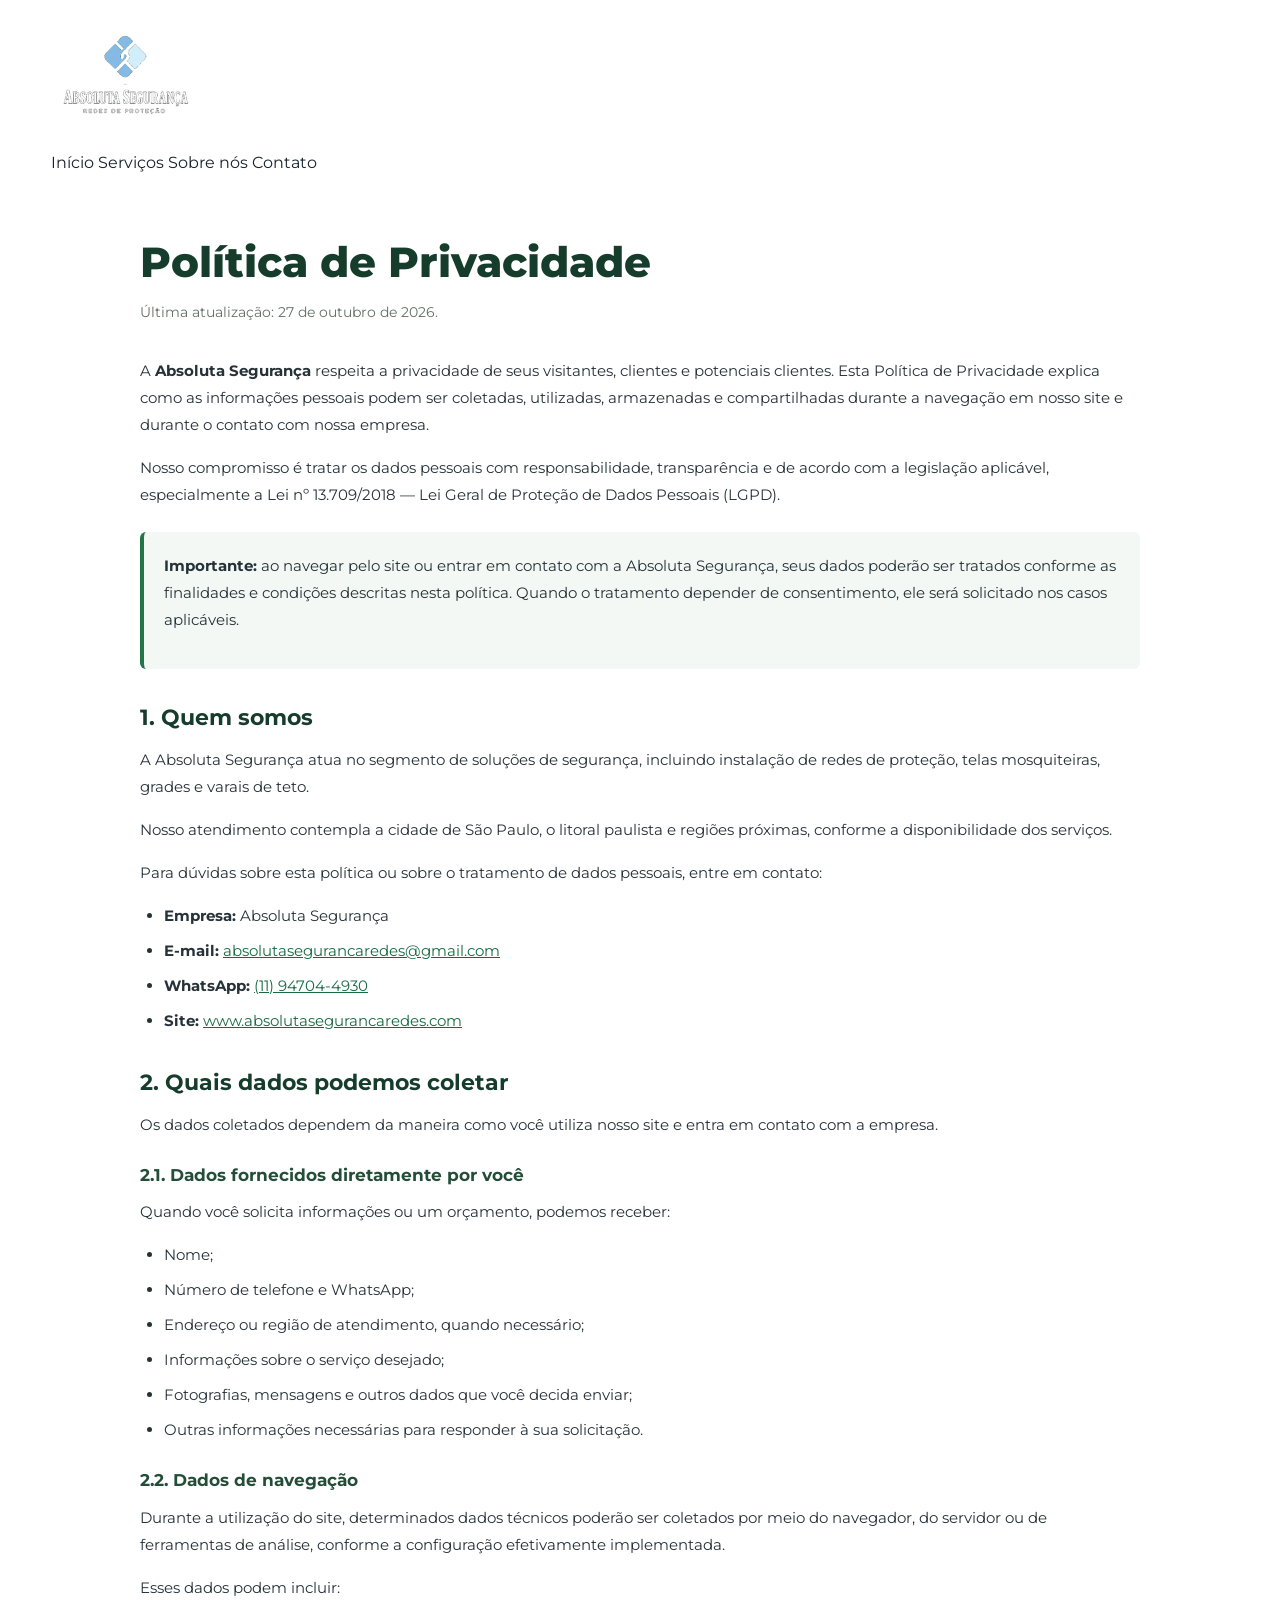
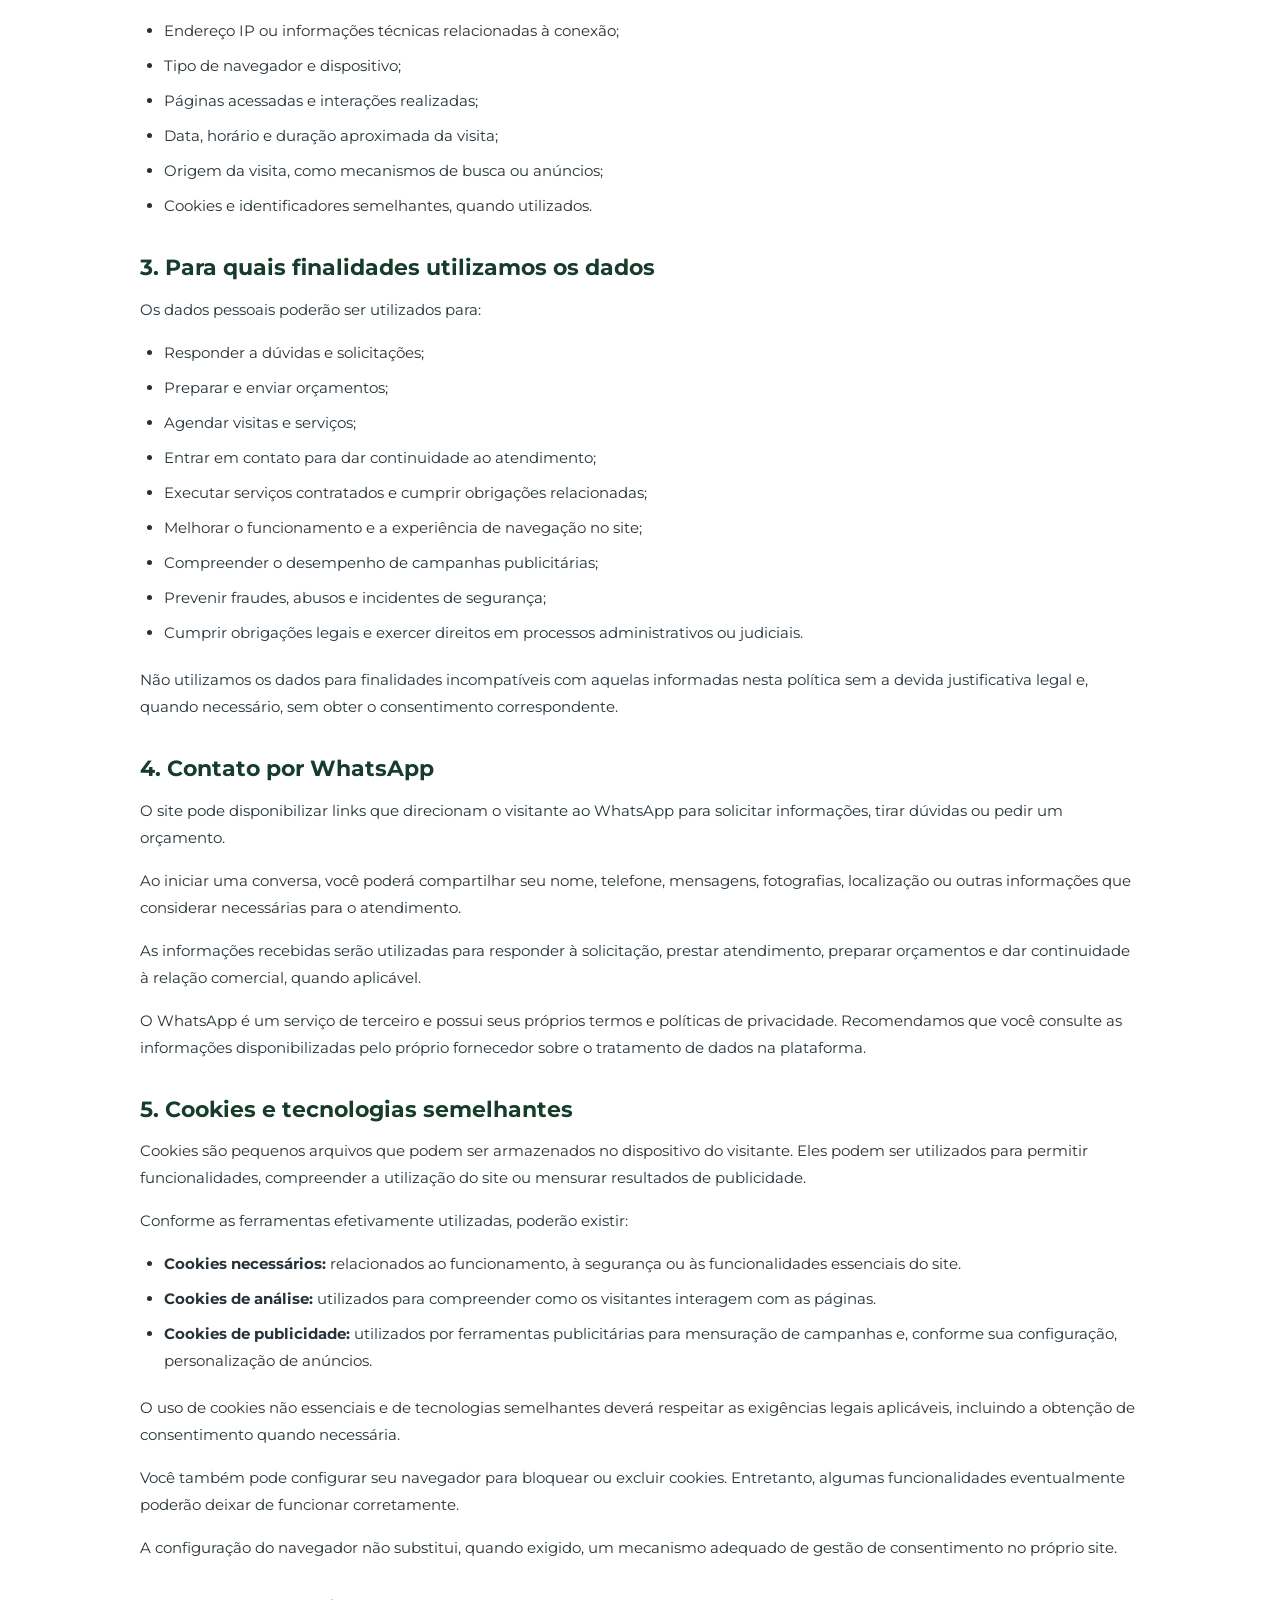
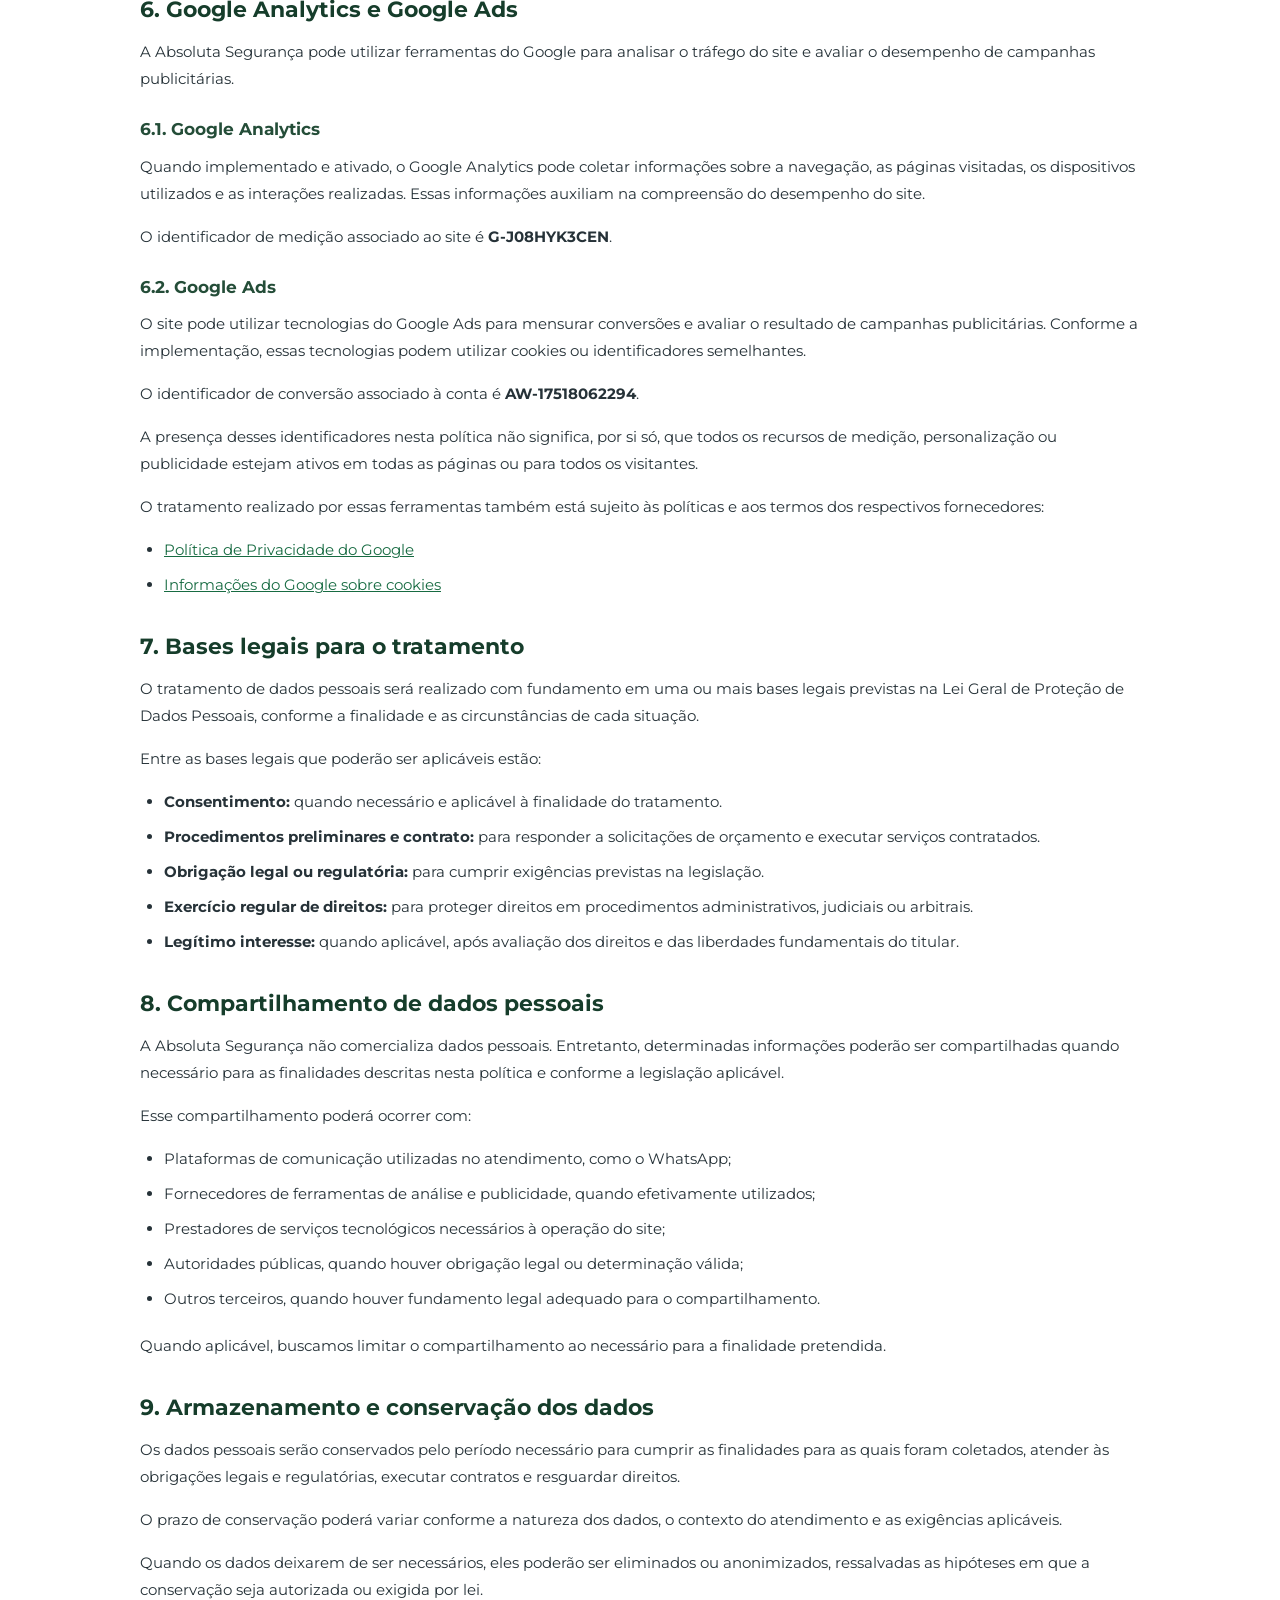
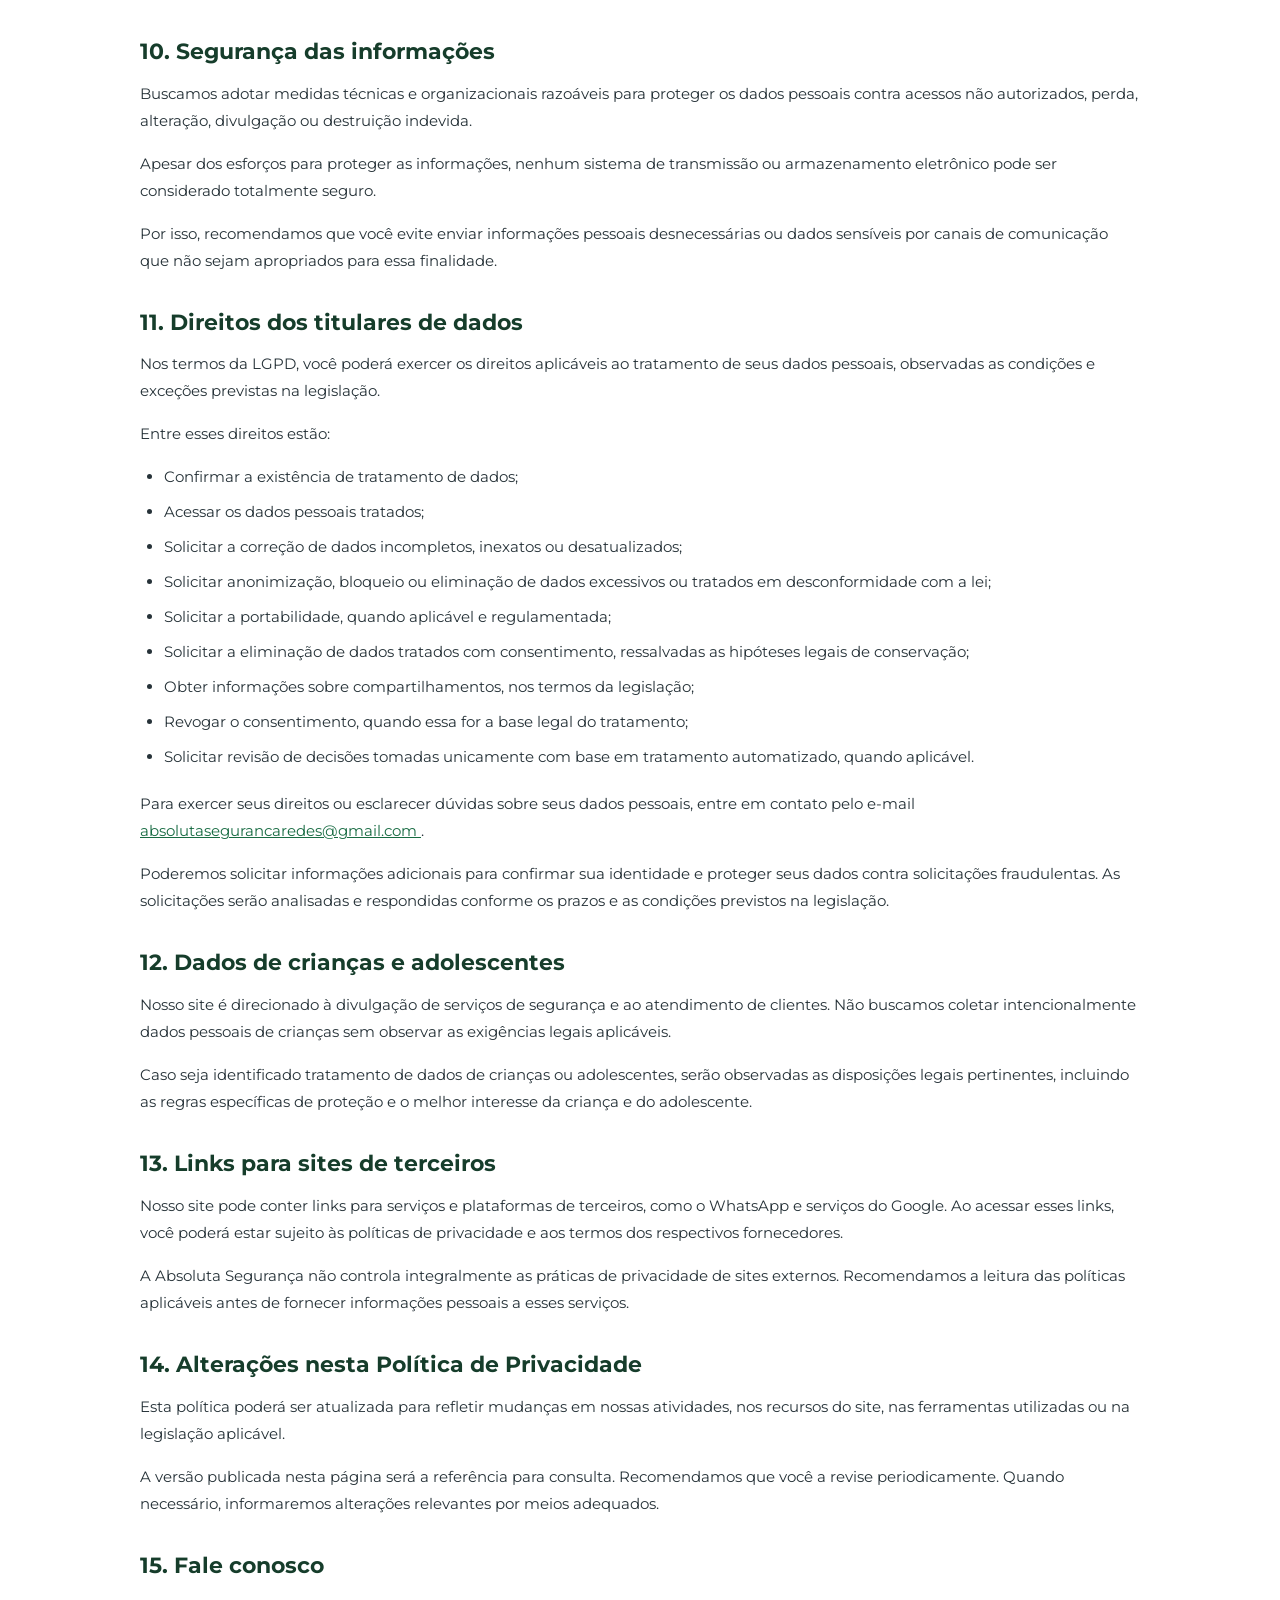
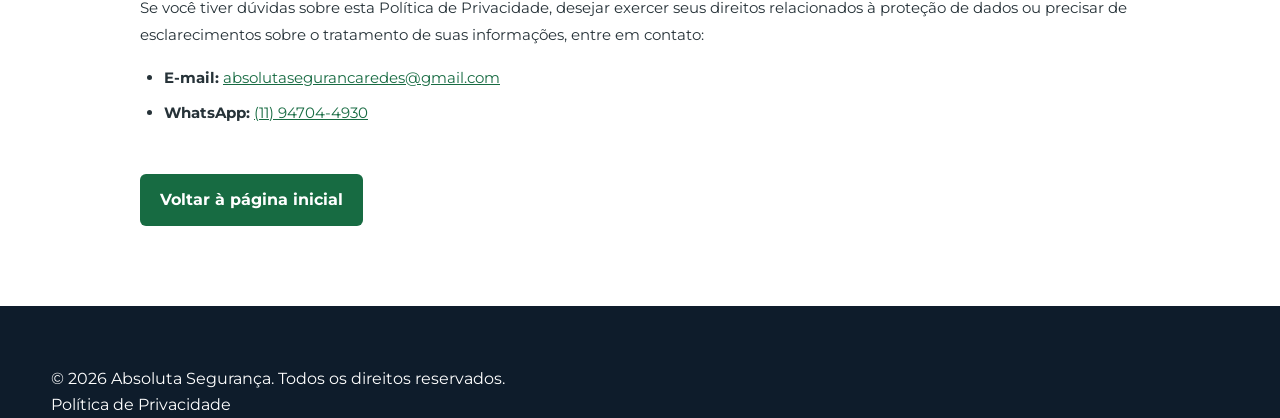
<file: politica.html>
<!DOCTYPE html>
<html lang="pt-BR">
<head>
    <meta charset="UTF-8">
    <meta name="viewport" content="width=device-width, initial-scale=1.0">

    <title>Política de Privacidade | Absoluta Segurança</title>

    <meta
        name="description"
        content="Conheça a Política de Privacidade da Absoluta Segurança e saiba como tratamos dados pessoais conforme a Lei Geral de Proteção de Dados (LGPD)."
    >

    <meta name="robots" content="index, follow">

    <!-- URL canônica corrigida -->
    <link
        rel="canonical"
        href="https://www.absolutasegurancaredes.com/politica.html"
    >

    <meta name="theme-color" content="#ffffff">

    <link rel="stylesheet" href="estilos.css">

    <link rel="preconnect" href="https://fonts.googleapis.com">
    <link rel="preconnect" href="https://fonts.gstatic.com" crossorigin>

    <link
        href="https://fonts.googleapis.com/css2?family=Montserrat:wght@400;500;600;700;800&display=swap"
        rel="stylesheet"
    >

    <link
        rel="icon"
        href="logo.jpeg"
        type="image/jpeg"
    >

    <style>
        .politica-privacidade {
            width: min(100% - 40px, 1000px);
            margin: 0 auto;
            padding: 60px 0 80px;
            color: #263238;
            font-family: "Montserrat", sans-serif;
            line-height: 1.8;
        }

        .politica-privacidade h1 {
            margin: 0 0 12px;
            color: #163d2b;
            font-size: clamp(28px, 4vw, 42px);
            line-height: 1.25;
            font-weight: 800;
        }

        .politica-privacidade .data-atualizacao {
            margin-bottom: 32px;
            color: #647067;
            font-size: 14px;
        }

        .politica-privacidade h2 {
            margin: 34px 0 12px;
            color: #163d2b;
            font-size: 22px;
            line-height: 1.4;
        }

        .politica-privacidade h3 {
            margin: 22px 0 8px;
            color: #244d38;
            font-size: 17px;
        }

        .politica-privacidade p {
            margin: 0 0 16px;
            font-size: 15px;
        }

        .politica-privacidade ul {
            margin: 0 0 20px;
            padding-left: 24px;
        }

        .politica-privacidade li {
            margin-bottom: 8px;
            font-size: 15px;
        }

        .politica-privacidade a {
            color: #176b42;
            text-decoration: underline;
            overflow-wrap: anywhere;
        }

        .politica-privacidade a:hover {
            color: #0d452a;
        }

        .politica-privacidade .aviso-privacidade {
            margin: 24px 0;
            padding: 20px;
            border-left: 4px solid #237447;
            border-radius: 6px;
            background: #f3f8f4;
        }

        .politica-privacidade .voltar-inicio {
            display: inline-block;
            margin-top: 28px;
            padding: 12px 20px;
            border-radius: 6px;
            background: #176b42;
            color: #ffffff;
            font-weight: 700;
            text-decoration: none;
        }

        .politica-privacidade .voltar-inicio:hover {
            background: #104b2e;
            color: #ffffff;
        }

        @media (max-width: 600px) {
            .politica-privacidade {
                width: calc(100% - 32px);
                padding: 38px 0 55px;
            }

            .politica-privacidade h2 {
                font-size: 20px;
            }

            .politica-privacidade p,
            .politica-privacidade li {
                font-size: 14px;
            }
        }
    </style>
</head>

<body>

    <!-- Cabeçalho -->
    <header class="cabecalho">
        <div class="container">
            <a
                href="index.html"
                class="logo"
                aria-label="Absoluta Segurança - Página inicial"
            >
                <img
                    src="logo.jpeg"
                    alt="Absoluta Segurança"
                >
            </a>

            <nav aria-label="Navegação principal">
                <a href="index.html">Início</a>
                <a href="index.html#servicos">Serviços</a>
                <a href="index.html#sobre">Sobre nós</a>
                <a href="index.html#contato">Contato</a>
            </nav>
        </div>
    </header>

    <main>
        <article class="politica-privacidade">

            <h1>Política de Privacidade</h1>

            <p class="data-atualizacao">
                Última atualização: 27 de outubro de 2026.
            </p>

            <p>
                A <strong>Absoluta Segurança</strong> respeita a privacidade
                de seus visitantes, clientes e potenciais clientes. Esta
                Política de Privacidade explica como as informações pessoais
                podem ser coletadas, utilizadas, armazenadas e compartilhadas
                durante a navegação em nosso site e durante o contato com
                nossa empresa.
            </p>

            <p>
                Nosso compromisso é tratar os dados pessoais com
                responsabilidade, transparência e de acordo com a legislação
                aplicável, especialmente a Lei nº 13.709/2018 — Lei Geral de
                Proteção de Dados Pessoais (LGPD).
            </p>

            <div class="aviso-privacidade">
                <p>
                    <strong>Importante:</strong> ao navegar pelo site ou entrar
                    em contato com a Absoluta Segurança, seus dados poderão
                    ser tratados conforme as finalidades e condições descritas
                    nesta política. Quando o tratamento depender de
                    consentimento, ele será solicitado nos casos aplicáveis.
                </p>
            </div>

            <h2>1. Quem somos</h2>

            <p>
                A Absoluta Segurança atua no segmento de soluções de
                segurança, incluindo instalação de redes de proteção,
                telas mosquiteiras, grades e varais de teto.
            </p>

            <p>
                Nosso atendimento contempla a cidade de São Paulo, o litoral
                paulista e regiões próximas, conforme a disponibilidade
                dos serviços.
            </p>

            <p>
                Para dúvidas sobre esta política ou sobre o tratamento de
                dados pessoais, entre em contato:
            </p>

            <ul>
                <li>
                    <strong>Empresa:</strong> Absoluta Segurança
                </li>
                <li>
                    <strong>E-mail:</strong>
                    <a href="mailto:absolutasegurancaredes@gmail.com">
                        absolutasegurancaredes@gmail.com
                    </a>
                </li>
                <li>
                    <strong>WhatsApp:</strong>
                    <a
                        href="https://wa.me/5511947044930"
                        target="_blank"
                        rel="noopener noreferrer"
                    >
                        (11) 94704-4930
                    </a>
                </li>
                <li>
                    <strong>Site:</strong>
                    <a href="https://www.absolutasegurancaredes.com/">
                        www.absolutasegurancaredes.com
                    </a>
                </li>
            </ul>

            <h2>2. Quais dados podemos coletar</h2>

            <p>
                Os dados coletados dependem da maneira como você utiliza
                nosso site e entra em contato com a empresa.
            </p>

            <h3>2.1. Dados fornecidos diretamente por você</h3>

            <p>Quando você solicita informações ou um orçamento, podemos receber:</p>

            <ul>
                <li>Nome;</li>
                <li>Número de telefone e WhatsApp;</li>
                <li>Endereço ou região de atendimento, quando necessário;</li>
                <li>Informações sobre o serviço desejado;</li>
                <li>Fotografias, mensagens e outros dados que você decida enviar;</li>
                <li>Outras informações necessárias para responder à sua solicitação.</li>
            </ul>

            <h3>2.2. Dados de navegação</h3>

            <p>
                Durante a utilização do site, determinados dados técnicos
                poderão ser coletados por meio do navegador, do servidor
                ou de ferramentas de análise, conforme a configuração
                efetivamente implementada.
            </p>

            <p>Esses dados podem incluir:</p>

            <ul>
                <li>Endereço IP ou informações técnicas relacionadas à conexão;</li>
                <li>Tipo de navegador e dispositivo;</li>
                <li>Páginas acessadas e interações realizadas;</li>
                <li>Data, horário e duração aproximada da visita;</li>
                <li>Origem da visita, como mecanismos de busca ou anúncios;</li>
                <li>Cookies e identificadores semelhantes, quando utilizados.</li>
            </ul>

            <h2>3. Para quais finalidades utilizamos os dados</h2>

            <p>Os dados pessoais poderão ser utilizados para:</p>

            <ul>
                <li>Responder a dúvidas e solicitações;</li>
                <li>Preparar e enviar orçamentos;</li>
                <li>Agendar visitas e serviços;</li>
                <li>Entrar em contato para dar continuidade ao atendimento;</li>
                <li>Executar serviços contratados e cumprir obrigações relacionadas;</li>
                <li>Melhorar o funcionamento e a experiência de navegação no site;</li>
                <li>Compreender o desempenho de campanhas publicitárias;</li>
                <li>Prevenir fraudes, abusos e incidentes de segurança;</li>
                <li>Cumprir obrigações legais e exercer direitos em processos administrativos ou judiciais.</li>
            </ul>

            <p>
                Não utilizamos os dados para finalidades incompatíveis com
                aquelas informadas nesta política sem a devida justificativa
                legal e, quando necessário, sem obter o consentimento
                correspondente.
            </p>

            <h2>4. Contato por WhatsApp</h2>

            <p>
                O site pode disponibilizar links que direcionam o visitante
                ao WhatsApp para solicitar informações, tirar dúvidas ou
                pedir um orçamento.
            </p>

            <p>
                Ao iniciar uma conversa, você poderá compartilhar seu nome,
                telefone, mensagens, fotografias, localização ou outras
                informações que considerar necessárias para o atendimento.
            </p>

            <p>
                As informações recebidas serão utilizadas para responder à
                solicitação, prestar atendimento, preparar orçamentos e dar
                continuidade à relação comercial, quando aplicável.
            </p>

            <p>
                O WhatsApp é um serviço de terceiro e possui seus próprios
                termos e políticas de privacidade. Recomendamos que você
                consulte as informações disponibilizadas pelo próprio
                fornecedor sobre o tratamento de dados na plataforma.
            </p>

            <h2>5. Cookies e tecnologias semelhantes</h2>

            <p>
                Cookies são pequenos arquivos que podem ser armazenados no
                dispositivo do visitante. Eles podem ser utilizados para
                permitir funcionalidades, compreender a utilização do site
                ou mensurar resultados de publicidade.
            </p>

            <p>Conforme as ferramentas efetivamente utilizadas, poderão existir:</p>

            <ul>
                <li>
                    <strong>Cookies necessários:</strong> relacionados ao
                    funcionamento, à segurança ou às funcionalidades essenciais
                    do site.
                </li>
                <li>
                    <strong>Cookies de análise:</strong> utilizados para
                    compreender como os visitantes interagem com as páginas.
                </li>
                <li>
                    <strong>Cookies de publicidade:</strong> utilizados por
                    ferramentas publicitárias para mensuração de campanhas
                    e, conforme sua configuração, personalização de anúncios.
                </li>
            </ul>

            <p>
                O uso de cookies não essenciais e de tecnologias semelhantes
                deverá respeitar as exigências legais aplicáveis, incluindo
                a obtenção de consentimento quando necessária.
            </p>

            <p>
                Você também pode configurar seu navegador para bloquear ou
                excluir cookies. Entretanto, algumas funcionalidades
                eventualmente poderão deixar de funcionar corretamente.
            </p>

            <p>
                A configuração do navegador não substitui, quando exigido,
                um mecanismo adequado de gestão de consentimento no próprio
                site.
            </p>

            <h2>6. Google Analytics e Google Ads</h2>

            <p>
                A Absoluta Segurança pode utilizar ferramentas do Google
                para analisar o tráfego do site e avaliar o desempenho
                de campanhas publicitárias.
            </p>

            <h3>6.1. Google Analytics</h3>

            <p>
                Quando implementado e ativado, o Google Analytics pode
                coletar informações sobre a navegação, as páginas visitadas,
                os dispositivos utilizados e as interações realizadas.
                Essas informações auxiliam na compreensão do desempenho
                do site.
            </p>

            <p>
                O identificador de medição associado ao site é
                <strong>G-J08HYK3CEN</strong>.
            </p>

            <h3>6.2. Google Ads</h3>

            <p>
                O site pode utilizar tecnologias do Google Ads para mensurar
                conversões e avaliar o resultado de campanhas publicitárias.
                Conforme a implementação, essas tecnologias podem utilizar
                cookies ou identificadores semelhantes.
            </p>

            <p>
                O identificador de conversão associado à conta é
                <strong>AW-17518062294</strong>.
            </p>

            <p>
                A presença desses identificadores nesta política não
                significa, por si só, que todos os recursos de medição,
                personalização ou publicidade estejam ativos em todas
                as páginas ou para todos os visitantes.
            </p>

            <p>
                O tratamento realizado por essas ferramentas também está
                sujeito às políticas e aos termos dos respectivos
                fornecedores:
            </p>

            <ul>
                <li>
                    <a
                        href="https://policies.google.com/privacy?hl=pt-BR"
                        target="_blank"
                        rel="noopener noreferrer"
                    >
                        Política de Privacidade do Google
                    </a>
                </li>
                <li>
                    <a
                        href="https://policies.google.com/technologies/cookies?hl=pt-BR"
                        target="_blank"
                        rel="noopener noreferrer"
                    >
                        Informações do Google sobre cookies
                    </a>
                </li>
            </ul>

            <h2>7. Bases legais para o tratamento</h2>

            <p>
                O tratamento de dados pessoais será realizado com fundamento
                em uma ou mais bases legais previstas na Lei Geral de
                Proteção de Dados Pessoais, conforme a finalidade e as
                circunstâncias de cada situação.
            </p>

            <p>Entre as bases legais que poderão ser aplicáveis estão:</p>

            <ul>
                <li>
                    <strong>Consentimento:</strong> quando necessário e
                    aplicável à finalidade do tratamento.
                </li>
                <li>
                    <strong>Procedimentos preliminares e contrato:</strong>
                    para responder a solicitações de orçamento e executar
                    serviços contratados.
                </li>
                <li>
                    <strong>Obrigação legal ou regulatória:</strong> para
                    cumprir exigências previstas na legislação.
                </li>
                <li>
                    <strong>Exercício regular de direitos:</strong> para
                    proteger direitos em procedimentos administrativos,
                    judiciais ou arbitrais.
                </li>
                <li>
                    <strong>Legítimo interesse:</strong> quando aplicável,
                    após avaliação dos direitos e das liberdades
                    fundamentais do titular.
                </li>
            </ul>

            <h2>8. Compartilhamento de dados pessoais</h2>

            <p>
                A Absoluta Segurança não comercializa dados pessoais.
                Entretanto, determinadas informações poderão ser
                compartilhadas quando necessário para as finalidades
                descritas nesta política e conforme a legislação aplicável.
            </p>

            <p>Esse compartilhamento poderá ocorrer com:</p>

            <ul>
                <li>
                    Plataformas de comunicação utilizadas no atendimento,
                    como o WhatsApp;
                </li>
                <li>
                    Fornecedores de ferramentas de análise e publicidade,
                    quando efetivamente utilizados;
                </li>
                <li>
                    Prestadores de serviços tecnológicos necessários à
                    operação do site;
                </li>
                <li>
                    Autoridades públicas, quando houver obrigação legal
                    ou determinação válida;
                </li>
                <li>
                    Outros terceiros, quando houver fundamento legal
                    adequado para o compartilhamento.
                </li>
            </ul>

            <p>
                Quando aplicável, buscamos limitar o compartilhamento
                ao necessário para a finalidade pretendida.
            </p>

            <h2>9. Armazenamento e conservação dos dados</h2>

            <p>
                Os dados pessoais serão conservados pelo período necessário
                para cumprir as finalidades para as quais foram coletados,
                atender às obrigações legais e regulatórias, executar
                contratos e resguardar direitos.
            </p>

            <p>
                O prazo de conservação poderá variar conforme a natureza
                dos dados, o contexto do atendimento e as exigências
                aplicáveis.
            </p>

            <p>
                Quando os dados deixarem de ser necessários, eles poderão
                ser eliminados ou anonimizados, ressalvadas as hipóteses
                em que a conservação seja autorizada ou exigida por lei.
            </p>

            <h2>10. Segurança das informações</h2>

            <p>
                Buscamos adotar medidas técnicas e organizacionais
                razoáveis para proteger os dados pessoais contra acessos
                não autorizados, perda, alteração, divulgação ou destruição
                indevida.
            </p>

            <p>
                Apesar dos esforços para proteger as informações, nenhum
                sistema de transmissão ou armazenamento eletrônico pode
                ser considerado totalmente seguro.
            </p>

            <p>
                Por isso, recomendamos que você evite enviar informações
                pessoais desnecessárias ou dados sensíveis por canais
                de comunicação que não sejam apropriados para essa finalidade.
            </p>

            <h2>11. Direitos dos titulares de dados</h2>

            <p>
                Nos termos da LGPD, você poderá exercer os direitos
                aplicáveis ao tratamento de seus dados pessoais,
                observadas as condições e exceções previstas na legislação.
            </p>

            <p>Entre esses direitos estão:</p>

            <ul>
                <li>Confirmar a existência de tratamento de dados;</li>
                <li>Acessar os dados pessoais tratados;</li>
                <li>Solicitar a correção de dados incompletos, inexatos ou desatualizados;</li>
                <li>Solicitar anonimização, bloqueio ou eliminação de dados excessivos ou tratados em desconformidade com a lei;</li>
                <li>Solicitar a portabilidade, quando aplicável e regulamentada;</li>
                <li>Solicitar a eliminação de dados tratados com consentimento, ressalvadas as hipóteses legais de conservação;</li>
                <li>Obter informações sobre compartilhamentos, nos termos da legislação;</li>
                <li>Revogar o consentimento, quando essa for a base legal do tratamento;</li>
                <li>Solicitar revisão de decisões tomadas unicamente com base em tratamento automatizado, quando aplicável.</li>
            </ul>

            <p>
                Para exercer seus direitos ou esclarecer dúvidas sobre
                seus dados pessoais, entre em contato pelo e-mail
                <a href="mailto:absolutasegurancaredes@gmail.com">
                    absolutasegurancaredes@gmail.com
                </a>.
            </p>

            <p>
                Poderemos solicitar informações adicionais para confirmar
                sua identidade e proteger seus dados contra solicitações
                fraudulentas. As solicitações serão analisadas e respondidas
                conforme os prazos e as condições previstos na legislação.
            </p>

            <h2>12. Dados de crianças e adolescentes</h2>

            <p>
                Nosso site é direcionado à divulgação de serviços de
                segurança e ao atendimento de clientes. Não buscamos
                coletar intencionalmente dados pessoais de crianças
                sem observar as exigências legais aplicáveis.
            </p>

            <p>
                Caso seja identificado tratamento de dados de crianças
                ou adolescentes, serão observadas as disposições legais
                pertinentes, incluindo as regras específicas de proteção
                e o melhor interesse da criança e do adolescente.
            </p>

            <h2>13. Links para sites de terceiros</h2>

            <p>
                Nosso site pode conter links para serviços e plataformas
                de terceiros, como o WhatsApp e serviços do Google.
                Ao acessar esses links, você poderá estar sujeito às
                políticas de privacidade e aos termos dos respectivos
                fornecedores.
            </p>

            <p>
                A Absoluta Segurança não controla integralmente as
                práticas de privacidade de sites externos. Recomendamos
                a leitura das políticas aplicáveis antes de fornecer
                informações pessoais a esses serviços.
            </p>

            <h2>14. Alterações nesta Política de Privacidade</h2>

            <p>
                Esta política poderá ser atualizada para refletir
                mudanças em nossas atividades, nos recursos do site,
                nas ferramentas utilizadas ou na legislação aplicável.
            </p>

            <p>
                A versão publicada nesta página será a referência para
                consulta. Recomendamos que você a revise periodicamente.
                Quando necessário, informaremos alterações relevantes
                por meios adequados.
            </p>

            <h2>15. Fale conosco</h2>

            <p>
                Se você tiver dúvidas sobre esta Política de Privacidade,
                desejar exercer seus direitos relacionados à proteção
                de dados ou precisar de esclarecimentos sobre o tratamento
                de suas informações, entre em contato:
            </p>

            <ul>
                <li>
                    <strong>E-mail:</strong>
                    <a href="mailto:absolutasegurancaredes@gmail.com">
                        absolutasegurancaredes@gmail.com
                    </a>
                </li>
                <li>
                    <strong>WhatsApp:</strong>
                    <a
                        href="https://wa.me/5511947044930"
                        target="_blank"
                        rel="noopener noreferrer"
                    >
                        (11) 94704-4930
                    </a>
                </li>
            </ul>

            <a href="index.html" class="voltar-inicio">
                Voltar à página inicial
            </a>

        </article>
    </main>

    <!-- Rodapé -->
    <footer class="rodape">
        <div class="container">
            <p>
                &copy; <span id="ano-atual">2026</span>
                Absoluta Segurança. Todos os direitos reservados.
            </p>

            <nav aria-label="Links legais">
                <a
                    href="politica.html"
                    aria-current="page"
                >
                    Política de Privacidade
                </a>
            </nav>
        </div>
    </footer>

    <script>
        const elementoAno = document.getElementById("ano-atual");

        if (elementoAno) {
            elementoAno.textContent = new Date().getFullYear();
        }
    </script>

    <script src="script.js" defer></script>

</body>
</html>
</file>
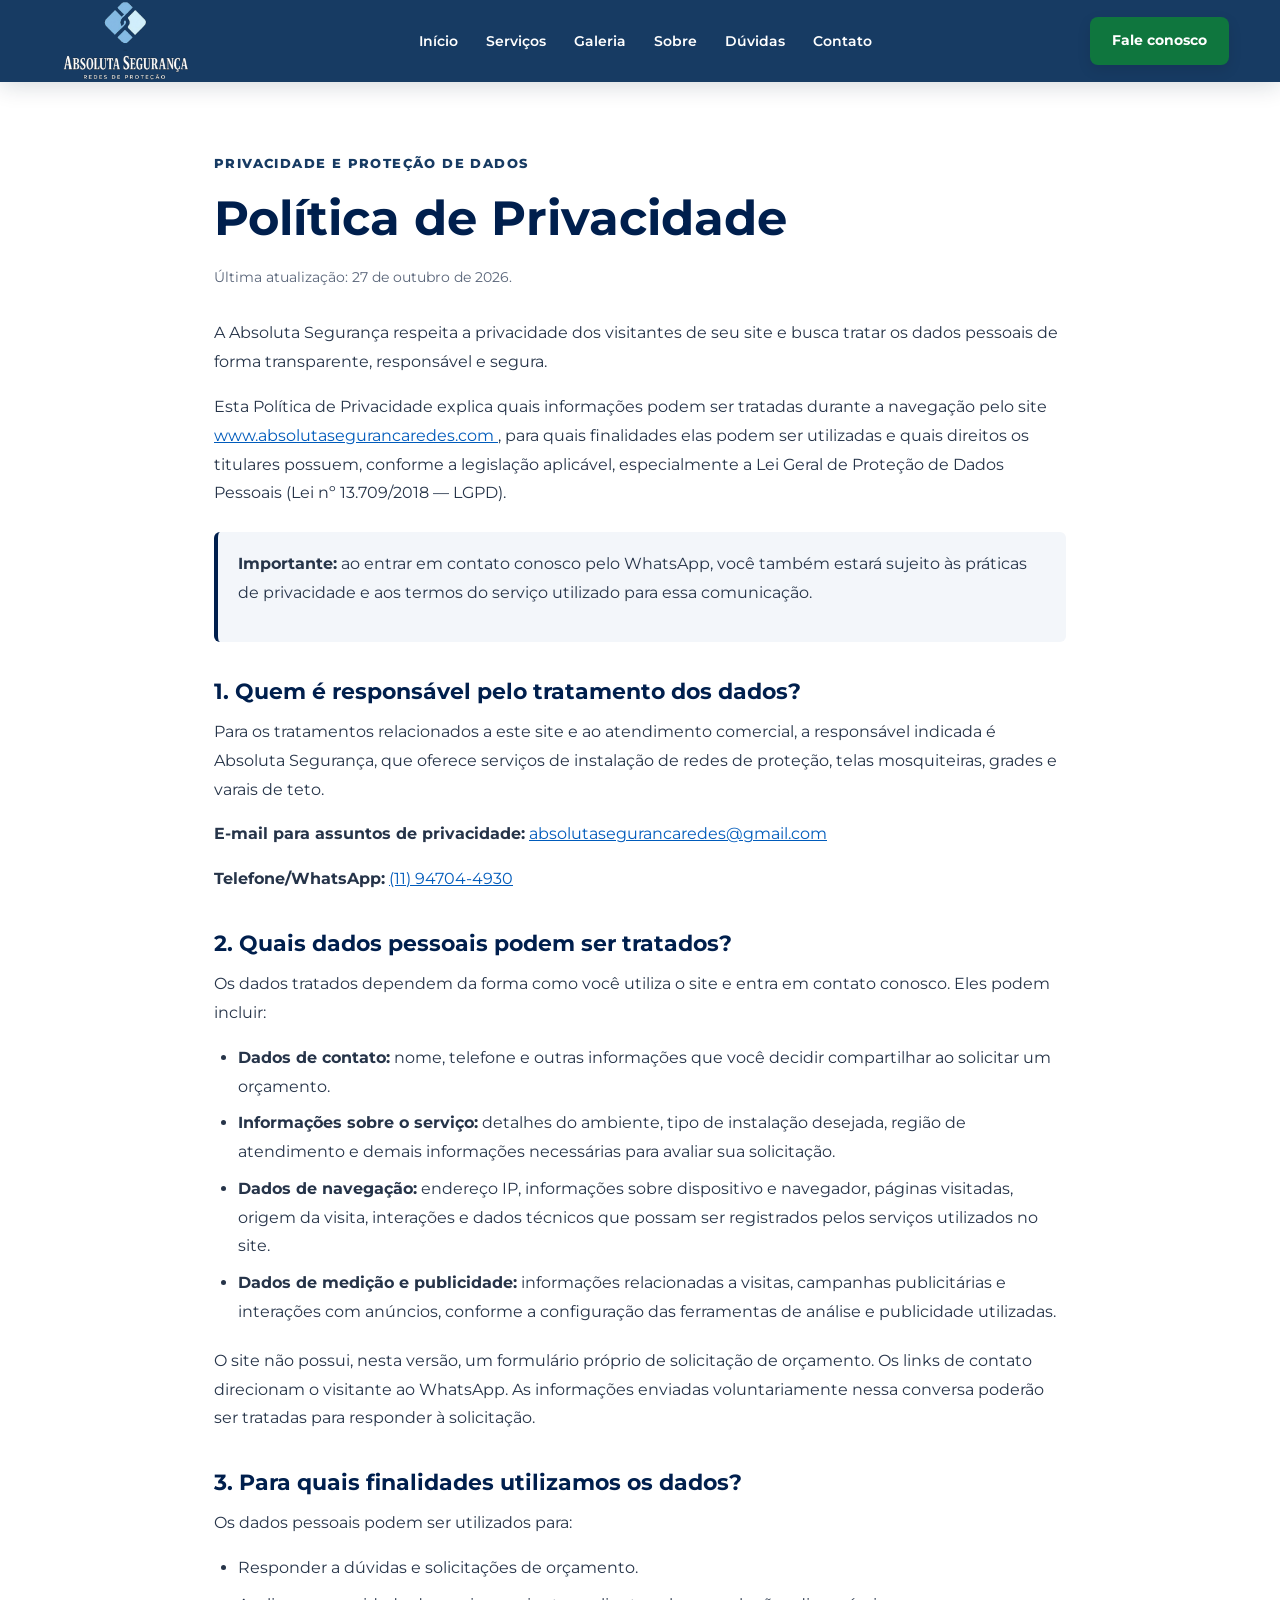
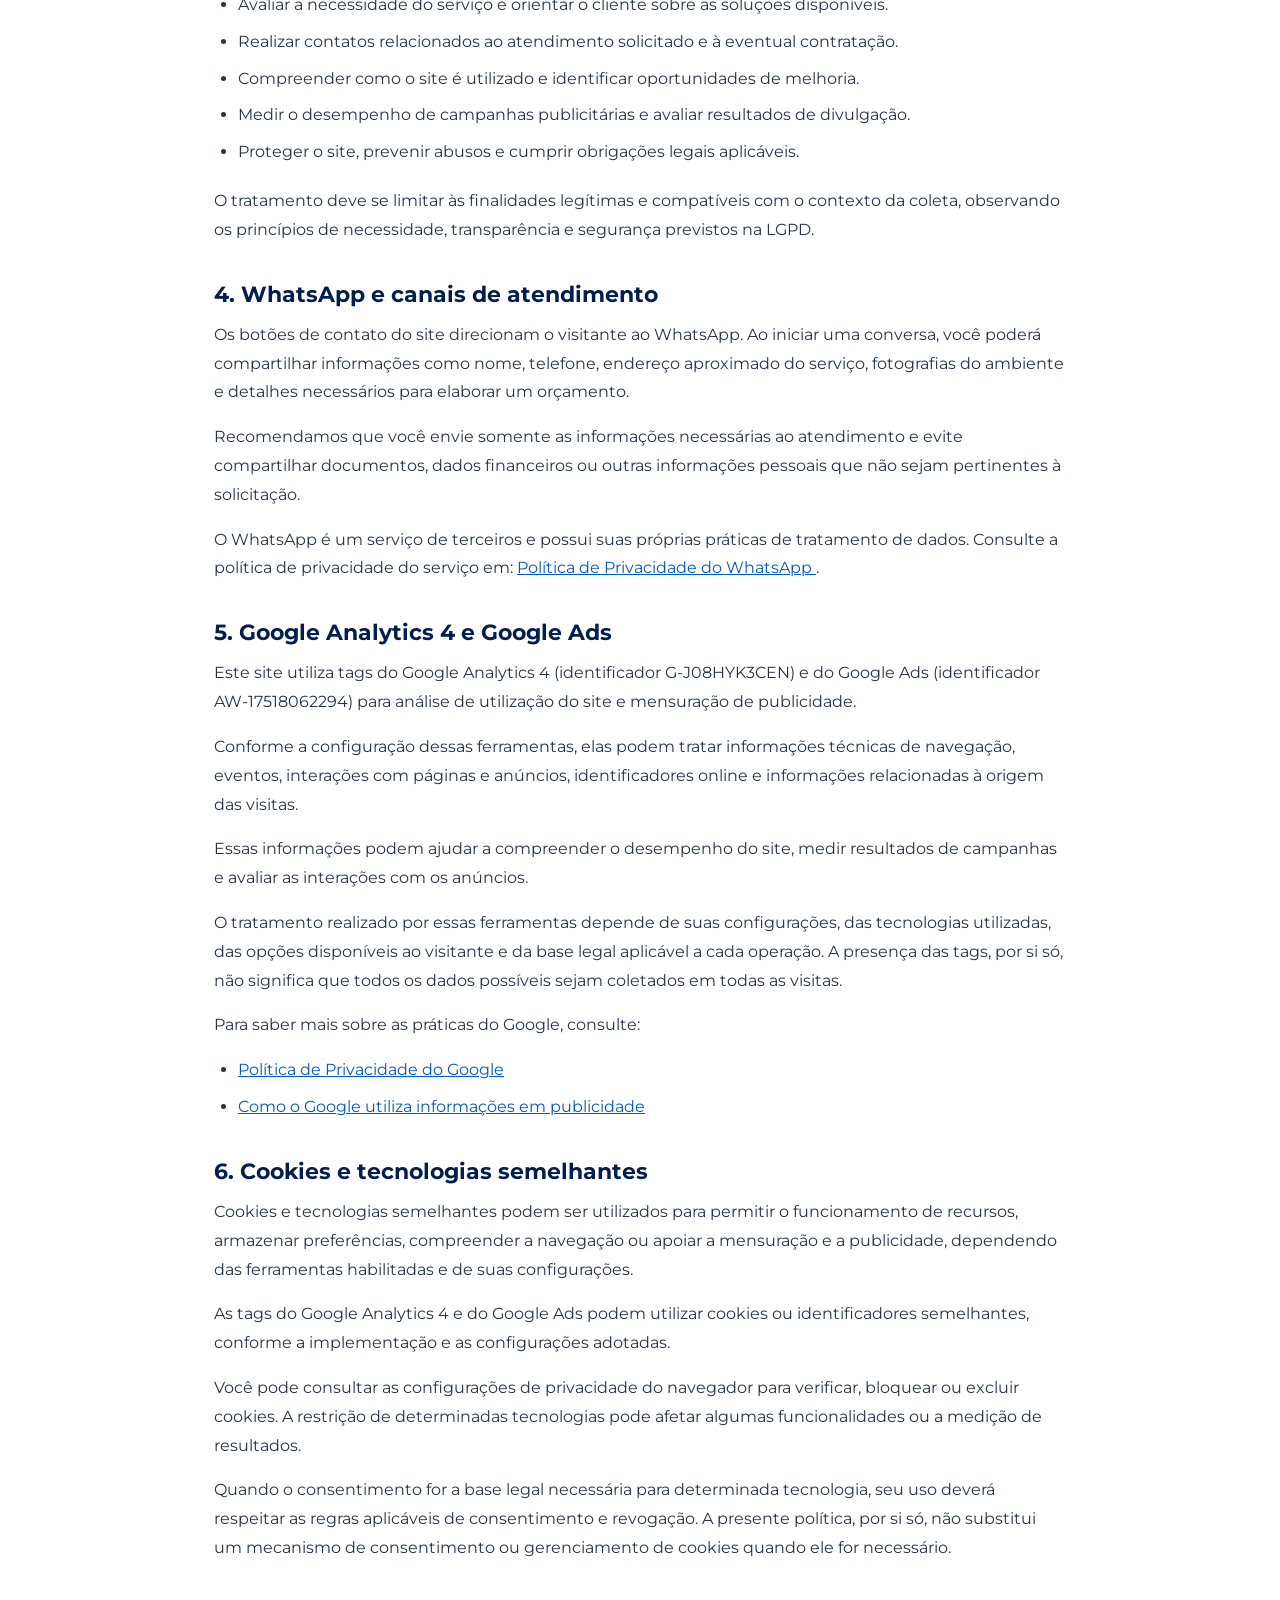
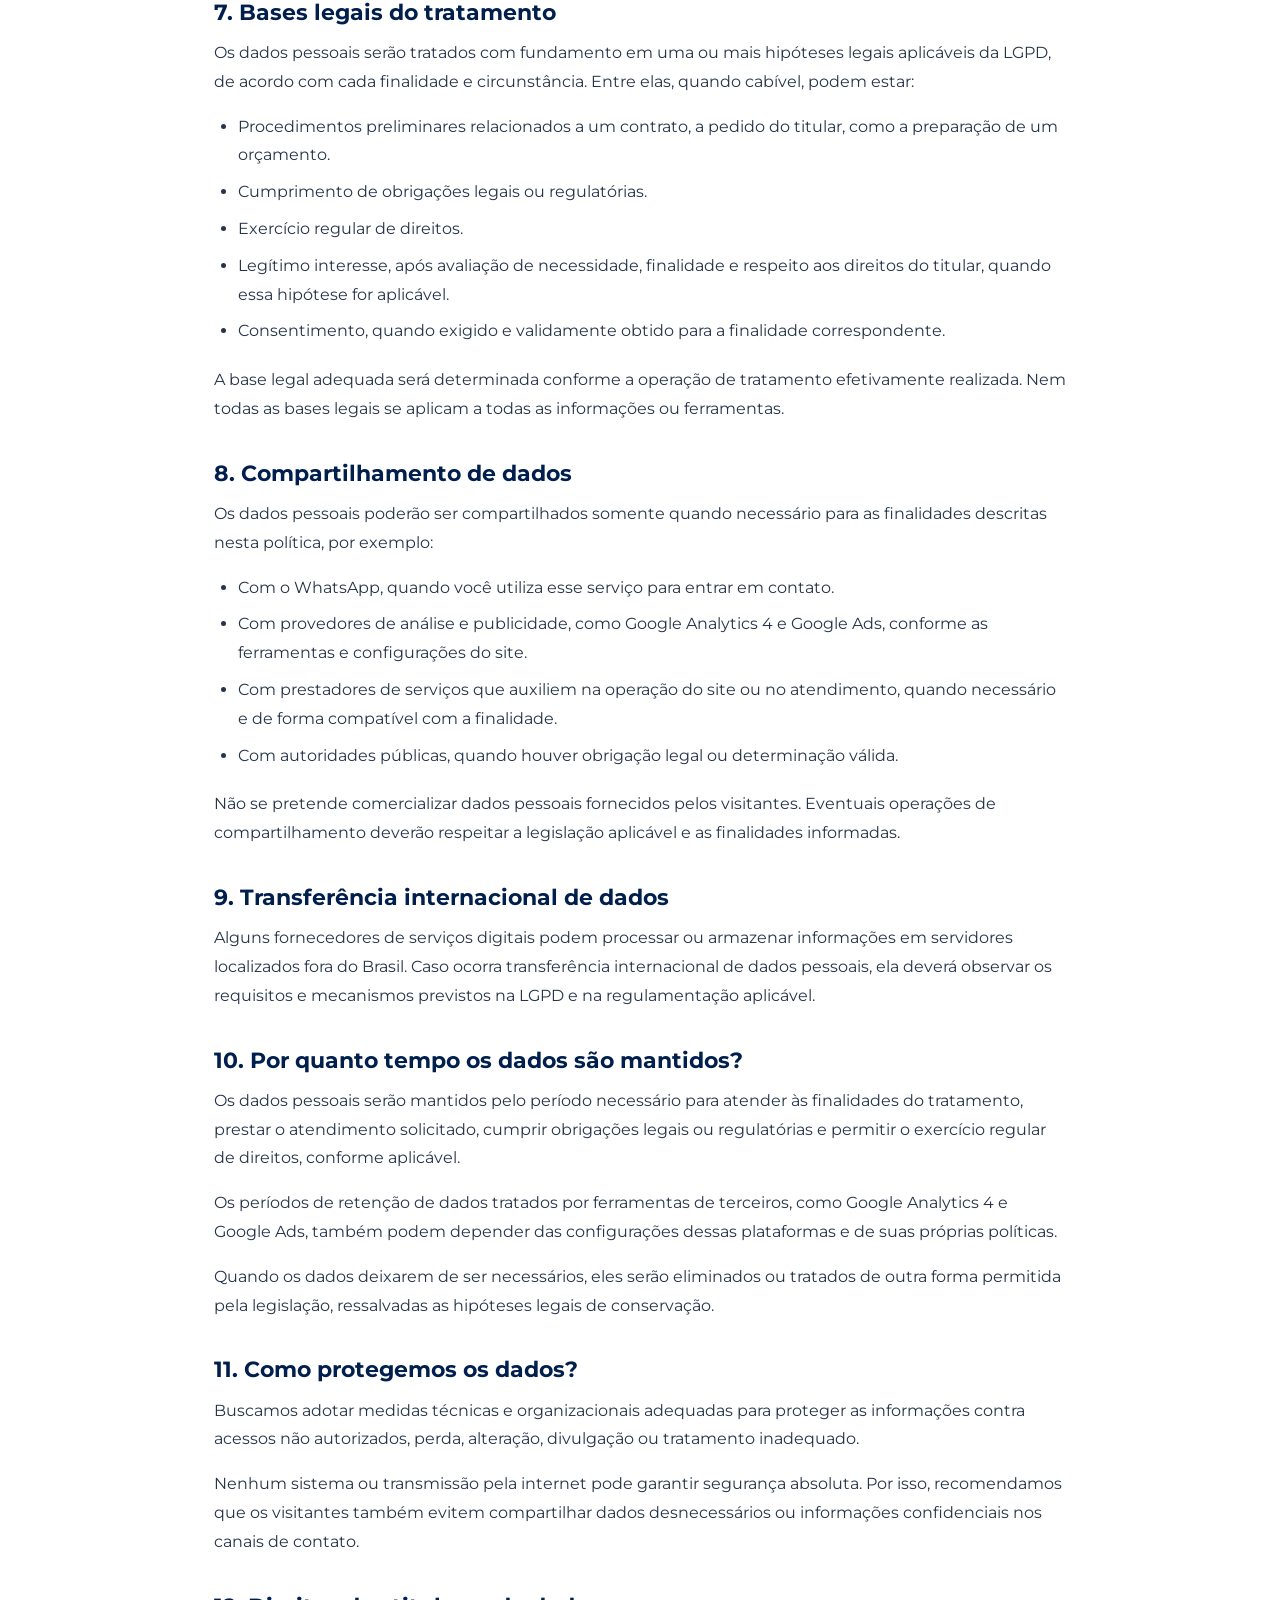
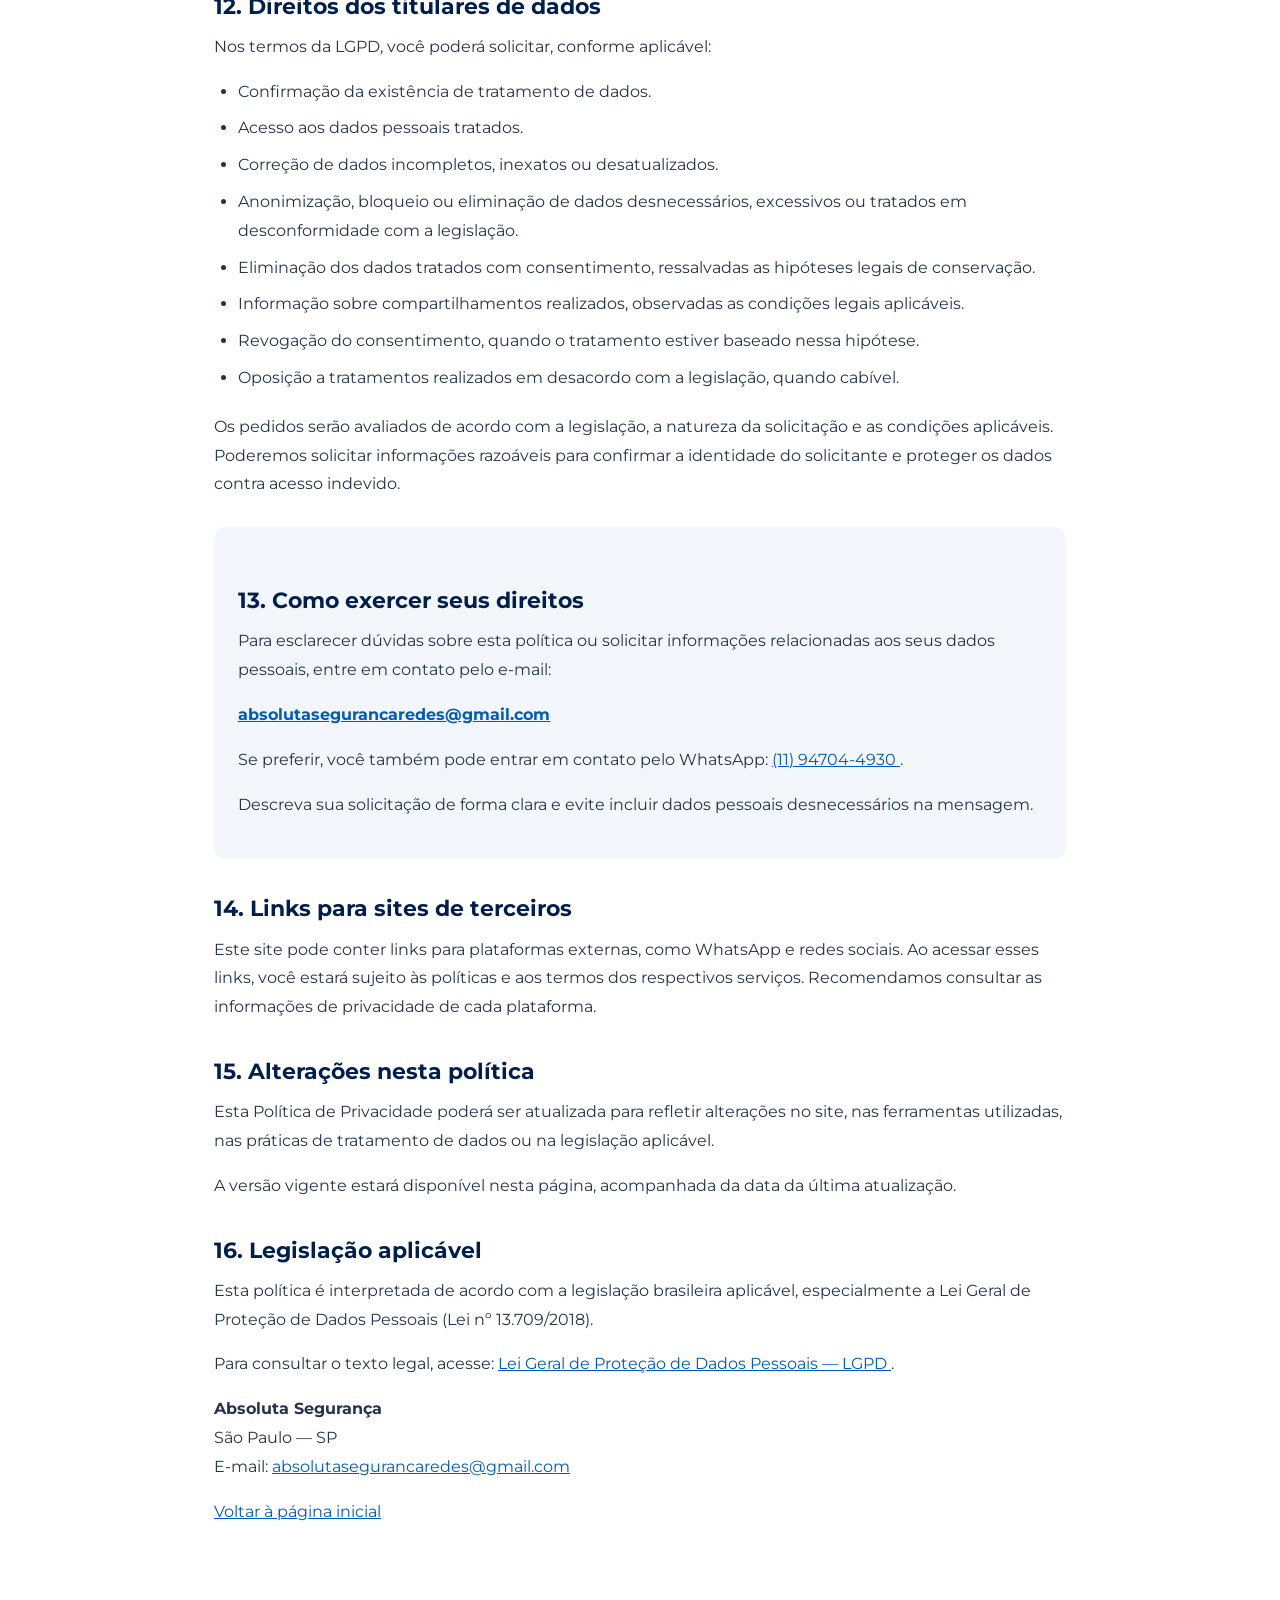
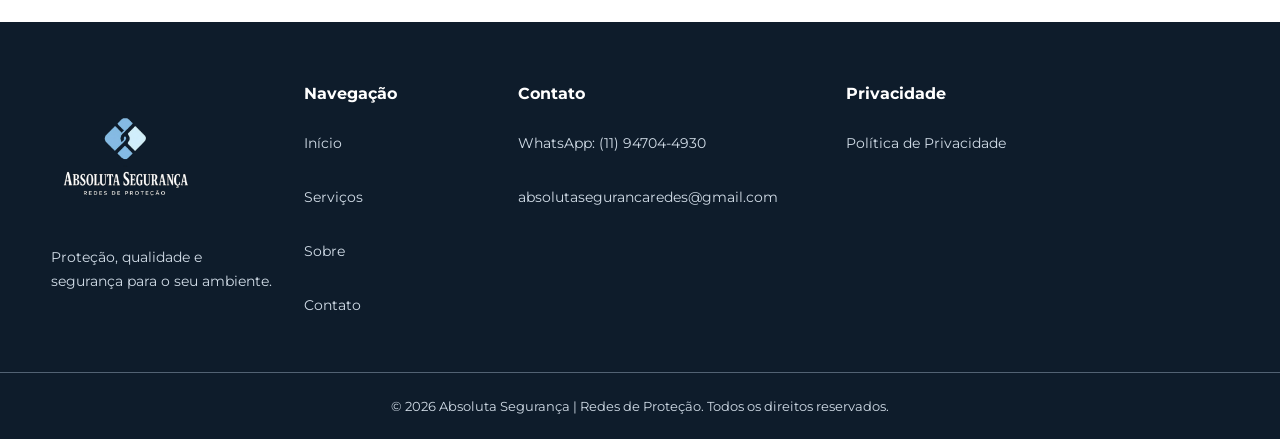
<file: privacidade.html>
<!DOCTYPE html>
<html lang="pt-BR">
<head>
    <meta charset="utf-8">
    <meta name="viewport" content="width=device-width, initial-scale=1">

    <title>Política de Privacidade | Absoluta Segurança</title>

    <meta
        name="description"
        content="Conheça a Política de Privacidade da Absoluta Segurança e saiba como tratamos dados pessoais, informações de navegação e contatos realizados pelo site."
    >

    <meta name="robots" content="index, follow">
    <meta name="author" content="Absoluta Segurança">
    <meta name="theme-color" content="#001F4D">

    <link
        rel="canonical"
        href="https://www.absolutasegurancaredes.com/privacidade.html"
    >

    <link rel="preconnect" href="https://fonts.googleapis.com">
    <link rel="preconnect" href="https://fonts.gstatic.com" crossorigin>

    <link
        rel="stylesheet"
        href="https://fonts.googleapis.com/css2?family=Montserrat:wght@400;500;600;700;800&display=swap"
        media="print"
        onload="this.media='all'"
    >

    <noscript>
        <link
            rel="stylesheet"
            href="https://fonts.googleapis.com/css2?family=Montserrat:wght@400;500;600;700;800&display=swap"
        >
    </noscript>

    <link rel="stylesheet" href="estilos.css">

    <style>
        .politica-privacidade {
            padding: 150px 0 80px;
            background: #fff;
            color: #263449;
        }

        .politica-privacidade .container {
            max-width: 900px;
            margin: 0 auto;
            padding: 0 24px;
        }

        .politica-privacidade h1 {
            color: #001F4D;
            font-size: clamp(2rem, 5vw, 3rem);
            line-height: 1.2;
            margin-bottom: 18px;
        }

        .politica-privacidade h2 {
            color: #001F4D;
            font-size: 1.35rem;
            line-height: 1.4;
            margin: 34px 0 12px;
        }

        .politica-privacidade p,
        .politica-privacidade li {
            font-size: 1rem;
            line-height: 1.8;
        }

        .politica-privacidade p {
            margin: 0 0 16px;
        }

        .politica-privacidade ul {
            padding-left: 24px;
            margin: 0 0 20px;
        }

        .politica-privacidade li {
            margin-bottom: 8px;
        }

        .politica-privacidade a {
            color: #005bbb;
            text-decoration: underline;
            overflow-wrap: anywhere;
        }

        .politica-data {
            color: #596579;
            font-size: .9rem !important;
            margin-bottom: 28px !important;
        }

        .politica-aviso {
            padding: 18px 20px;
            margin: 24px 0;
            background: #f3f6fa;
            border-left: 4px solid #001F4D;
            border-radius: 6px;
        }

        .politica-contato {
            margin-top: 28px;
            padding: 24px;
            background: #f3f6fa;
            border-radius: 12px;
        }

        @media (max-width: 768px) {
            .politica-privacidade {
                padding: 120px 0 56px;
            }

            .politica-privacidade .container {
                padding: 0 20px;
            }

            .politica-privacidade h2 {
                font-size: 1.2rem;
            }
        }
    </style>
</head>

<body>

<header class="header" id="header">
    <a
        aria-label="Absoluta Segurança - página inicial"
        class="logo"
        href="index.html"
    >
        <img
            src="logo.jpeg"
            alt="Absoluta Segurança | Redes de Proteção"
            width="150"
            height="75"
        >
    </a>

    <button
        aria-expanded="false"
        aria-controls="nav"
        aria-label="Abrir menu"
        class="menu-toggle"
        type="button"
    >
        ☰
    </button>

    <nav id="nav" aria-label="Navegação principal">
        <a href="index.html#inicio">Início</a>
        <a href="index.html#servicos">Serviços</a>
        <a href="index.html#galeria">Galeria</a>
        <a href="index.html#sobre">Sobre</a>
        <a href="index.html#faq">Dúvidas</a>
        <a href="index.html#contato">Contato</a>
    </nav>

    <a
        class="btn-whatsapp"
        href="https://wa.me/5511947044930?text=Ol%C3%A1%2C%20gostaria%20de%20entrar%20em%20contato%20com%20a%20Absoluta%20Seguran%C3%A7a."
        rel="noopener noreferrer"
        target="_blank"
    >
        Fale conosco
    </a>
</header>

<main>
    <section class="politica-privacidade">
        <div class="container">

            <span class="section-label">PRIVACIDADE E PROTEÇÃO DE DADOS</span>

            <h1>Política de Privacidade</h1>

            <p class="politica-data">
                Última atualização: 27 de outubro de 2026.
            </p>

            <p>
                A Absoluta Segurança respeita a privacidade dos visitantes
                de seu site e busca tratar os dados pessoais de forma
                transparente, responsável e segura.
            </p>

            <p>
                Esta Política de Privacidade explica quais informações
                podem ser tratadas durante a navegação pelo site
                <a href="https://www.absolutasegurancaredes.com/">
                    www.absolutasegurancaredes.com
                </a>,
                para quais finalidades elas podem ser utilizadas e quais
                direitos os titulares possuem, conforme a legislação
                aplicável, especialmente a Lei Geral de Proteção de Dados
                Pessoais (Lei nº 13.709/2018 — LGPD).
            </p>

            <div class="politica-aviso">
                <p>
                    <strong>Importante:</strong> ao entrar em contato
                    conosco pelo WhatsApp, você também estará sujeito às
                    práticas de privacidade e aos termos do serviço
                    utilizado para essa comunicação.
                </p>
            </div>

            <h2>1. Quem é responsável pelo tratamento dos dados?</h2>

            <p>
                Para os tratamentos relacionados a este site e ao
                atendimento comercial, a responsável indicada é
                Absoluta Segurança, que oferece serviços de instalação
                de redes de proteção, telas mosquiteiras, grades e
                varais de teto.
            </p>

            <p>
                <strong>E-mail para assuntos de privacidade:</strong>
                <a href="mailto:absolutasegurancaredes@gmail.com">
                    absolutasegurancaredes@gmail.com
                </a>
            </p>

            <p>
                <strong>Telefone/WhatsApp:</strong>
                <a
                    href="https://wa.me/5511947044930"
                    target="_blank"
                    rel="noopener noreferrer"
                >
                    (11) 94704-4930
                </a>
            </p>

            <h2>2. Quais dados pessoais podem ser tratados?</h2>

            <p>
                Os dados tratados dependem da forma como você utiliza
                o site e entra em contato conosco. Eles podem incluir:
            </p>

            <ul>
                <li>
                    <strong>Dados de contato:</strong> nome, telefone
                    e outras informações que você decidir compartilhar
                    ao solicitar um orçamento.
                </li>
                <li>
                    <strong>Informações sobre o serviço:</strong>
                    detalhes do ambiente, tipo de instalação desejada,
                    região de atendimento e demais informações
                    necessárias para avaliar sua solicitação.
                </li>
                <li>
                    <strong>Dados de navegação:</strong> endereço IP,
                    informações sobre dispositivo e navegador, páginas
                    visitadas, origem da visita, interações e dados
                    técnicos que possam ser registrados pelos serviços
                    utilizados no site.
                </li>
                <li>
                    <strong>Dados de medição e publicidade:</strong>
                    informações relacionadas a visitas, campanhas
                    publicitárias e interações com anúncios, conforme
                    a configuração das ferramentas de análise e
                    publicidade utilizadas.
                </li>
            </ul>

            <p>
                O site não possui, nesta versão, um formulário próprio
                de solicitação de orçamento. Os links de contato
                direcionam o visitante ao WhatsApp. As informações
                enviadas voluntariamente nessa conversa poderão ser
                tratadas para responder à solicitação.
            </p>

            <h2>3. Para quais finalidades utilizamos os dados?</h2>

            <p>Os dados pessoais podem ser utilizados para:</p>

            <ul>
                <li>Responder a dúvidas e solicitações de orçamento.</li>
                <li>
                    Avaliar a necessidade do serviço e orientar o cliente
                    sobre as soluções disponíveis.
                </li>
                <li>
                    Realizar contatos relacionados ao atendimento
                    solicitado e à eventual contratação.
                </li>
                <li>
                    Compreender como o site é utilizado e identificar
                    oportunidades de melhoria.
                </li>
                <li>
                    Medir o desempenho de campanhas publicitárias
                    e avaliar resultados de divulgação.
                </li>
                <li>
                    Proteger o site, prevenir abusos e cumprir
                    obrigações legais aplicáveis.
                </li>
            </ul>

            <p>
                O tratamento deve se limitar às finalidades legítimas
                e compatíveis com o contexto da coleta, observando
                os princípios de necessidade, transparência e
                segurança previstos na LGPD.
            </p>

            <h2>4. WhatsApp e canais de atendimento</h2>

            <p>
                Os botões de contato do site direcionam o visitante
                ao WhatsApp. Ao iniciar uma conversa, você poderá
                compartilhar informações como nome, telefone,
                endereço aproximado do serviço, fotografias do ambiente
                e detalhes necessários para elaborar um orçamento.
            </p>

            <p>
                Recomendamos que você envie somente as informações
                necessárias ao atendimento e evite compartilhar
                documentos, dados financeiros ou outras informações
                pessoais que não sejam pertinentes à solicitação.
            </p>

            <p>
                O WhatsApp é um serviço de terceiros e possui suas
                próprias práticas de tratamento de dados. Consulte
                a política de privacidade do serviço em:
                <a
                    href="https://www.whatsapp.com/legal/privacy-policy"
                    target="_blank"
                    rel="noopener noreferrer"
                >
                    Política de Privacidade do WhatsApp
                </a>.
            </p>

            <h2>5. Google Analytics 4 e Google Ads</h2>

            <p>
                Este site utiliza tags do Google Analytics 4
                (identificador G-J08HYK3CEN) e do Google Ads
                (identificador AW-17518062294) para análise de
                utilização do site e mensuração de publicidade.
            </p>

            <p>
                Conforme a configuração dessas ferramentas, elas
                podem tratar informações técnicas de navegação,
                eventos, interações com páginas e anúncios,
                identificadores online e informações relacionadas
                à origem das visitas.
            </p>

            <p>
                Essas informações podem ajudar a compreender o
                desempenho do site, medir resultados de campanhas
                e avaliar as interações com os anúncios.
            </p>

            <p>
                O tratamento realizado por essas ferramentas depende
                de suas configurações, das tecnologias utilizadas,
                das opções disponíveis ao visitante e da base legal
                aplicável a cada operação. A presença das tags, por
                si só, não significa que todos os dados possíveis
                sejam coletados em todas as visitas.
            </p>

            <p>
                Para saber mais sobre as práticas do Google, consulte:
            </p>

            <ul>
                <li>
                    <a
                        href="https://policies.google.com/privacy"
                        target="_blank"
                        rel="noopener noreferrer"
                    >
                        Política de Privacidade do Google
                    </a>
                </li>
                <li>
                    <a
                        href="https://policies.google.com/technologies/ads"
                        target="_blank"
                        rel="noopener noreferrer"
                    >
                        Como o Google utiliza informações em publicidade
                    </a>
                </li>
            </ul>

            <h2>6. Cookies e tecnologias semelhantes</h2>

            <p>
                Cookies e tecnologias semelhantes podem ser utilizados
                para permitir o funcionamento de recursos, armazenar
                preferências, compreender a navegação ou apoiar a
                mensuração e a publicidade, dependendo das ferramentas
                habilitadas e de suas configurações.
            </p>

            <p>
                As tags do Google Analytics 4 e do Google Ads podem
                utilizar cookies ou identificadores semelhantes,
                conforme a implementação e as configurações adotadas.
            </p>

            <p>
                Você pode consultar as configurações de privacidade
                do navegador para verificar, bloquear ou excluir
                cookies. A restrição de determinadas tecnologias
                pode afetar algumas funcionalidades ou a medição
                de resultados.
            </p>

            <p>
                Quando o consentimento for a base legal necessária
                para determinada tecnologia, seu uso deverá respeitar
                as regras aplicáveis de consentimento e revogação.
                A presente política, por si só, não substitui um
                mecanismo de consentimento ou gerenciamento de cookies
                quando ele for necessário.
            </p>

            <h2>7. Bases legais do tratamento</h2>

            <p>
                Os dados pessoais serão tratados com fundamento
                em uma ou mais hipóteses legais aplicáveis da LGPD,
                de acordo com cada finalidade e circunstância.
                Entre elas, quando cabível, podem estar:
            </p>

            <ul>
                <li>
                    Procedimentos preliminares relacionados a um
                    contrato, a pedido do titular, como a preparação
                    de um orçamento.
                </li>
                <li>
                    Cumprimento de obrigações legais ou regulatórias.
                </li>
                <li>
                    Exercício regular de direitos.
                </li>
                <li>
                    Legítimo interesse, após avaliação de necessidade,
                    finalidade e respeito aos direitos do titular,
                    quando essa hipótese for aplicável.
                </li>
                <li>
                    Consentimento, quando exigido e validamente obtido
                    para a finalidade correspondente.
                </li>
            </ul>

            <p>
                A base legal adequada será determinada conforme
                a operação de tratamento efetivamente realizada.
                Nem todas as bases legais se aplicam a todas as
                informações ou ferramentas.
            </p>

            <h2>8. Compartilhamento de dados</h2>

            <p>
                Os dados pessoais poderão ser compartilhados
                somente quando necessário para as finalidades
                descritas nesta política, por exemplo:
            </p>

            <ul>
                <li>
                    Com o WhatsApp, quando você utiliza esse serviço
                    para entrar em contato.
                </li>
                <li>
                    Com provedores de análise e publicidade, como
                    Google Analytics 4 e Google Ads, conforme
                    as ferramentas e configurações do site.
                </li>
                <li>
                    Com prestadores de serviços que auxiliem na
                    operação do site ou no atendimento, quando
                    necessário e de forma compatível com a finalidade.
                </li>
                <li>
                    Com autoridades públicas, quando houver
                    obrigação legal ou determinação válida.
                </li>
            </ul>

            <p>
                Não se pretende comercializar dados pessoais
                fornecidos pelos visitantes. Eventuais operações
                de compartilhamento deverão respeitar a legislação
                aplicável e as finalidades informadas.
            </p>

            <h2>9. Transferência internacional de dados</h2>

            <p>
                Alguns fornecedores de serviços digitais podem
                processar ou armazenar informações em servidores
                localizados fora do Brasil. Caso ocorra transferência
                internacional de dados pessoais, ela deverá observar
                os requisitos e mecanismos previstos na LGPD e
                na regulamentação aplicável.
            </p>

            <h2>10. Por quanto tempo os dados são mantidos?</h2>

            <p>
                Os dados pessoais serão mantidos pelo período
                necessário para atender às finalidades do tratamento,
                prestar o atendimento solicitado, cumprir obrigações
                legais ou regulatórias e permitir o exercício regular
                de direitos, conforme aplicável.
            </p>

            <p>
                Os períodos de retenção de dados tratados por
                ferramentas de terceiros, como Google Analytics 4
                e Google Ads, também podem depender das configurações
                dessas plataformas e de suas próprias políticas.
            </p>

            <p>
                Quando os dados deixarem de ser necessários, eles
                serão eliminados ou tratados de outra forma permitida
                pela legislação, ressalvadas as hipóteses legais
                de conservação.
            </p>

            <h2>11. Como protegemos os dados?</h2>

            <p>
                Buscamos adotar medidas técnicas e organizacionais
                adequadas para proteger as informações contra
                acessos não autorizados, perda, alteração,
                divulgação ou tratamento inadequado.
            </p>

            <p>
                Nenhum sistema ou transmissão pela internet pode
                garantir segurança absoluta. Por isso, recomendamos
                que os visitantes também evitem compartilhar dados
                desnecessários ou informações confidenciais nos
                canais de contato.
            </p>

            <h2>12. Direitos dos titulares de dados</h2>

            <p>
                Nos termos da LGPD, você poderá solicitar,
                conforme aplicável:
            </p>

            <ul>
                <li>Confirmação da existência de tratamento de dados.</li>
                <li>Acesso aos dados pessoais tratados.</li>
                <li>Correção de dados incompletos, inexatos ou desatualizados.</li>
                <li>
                    Anonimização, bloqueio ou eliminação de dados
                    desnecessários, excessivos ou tratados em
                    desconformidade com a legislação.
                </li>
                <li>
                    Eliminação dos dados tratados com consentimento,
                    ressalvadas as hipóteses legais de conservação.
                </li>
                <li>
                    Informação sobre compartilhamentos realizados,
                    observadas as condições legais aplicáveis.
                </li>
                <li>
                    Revogação do consentimento, quando o tratamento
                    estiver baseado nessa hipótese.
                </li>
                <li>
                    Oposição a tratamentos realizados em desacordo
                    com a legislação, quando cabível.
                </li>
            </ul>

            <p>
                Os pedidos serão avaliados de acordo com a legislação,
                a natureza da solicitação e as condições aplicáveis.
                Poderemos solicitar informações razoáveis para
                confirmar a identidade do solicitante e proteger
                os dados contra acesso indevido.
            </p>

            <div class="politica-contato">
                <h2>13. Como exercer seus direitos</h2>

                <p>
                    Para esclarecer dúvidas sobre esta política ou
                    solicitar informações relacionadas aos seus
                    dados pessoais, entre em contato pelo e-mail:
                </p>

                <p>
                    <strong>
                        <a href="mailto:absolutasegurancaredes@gmail.com">
                            absolutasegurancaredes@gmail.com
                        </a>
                    </strong>
                </p>

                <p>
                    Se preferir, você também pode entrar em contato
                    pelo WhatsApp:
                    <a
                        href="https://wa.me/5511947044930"
                        target="_blank"
                        rel="noopener noreferrer"
                    >
                        (11) 94704-4930
                    </a>.
                </p>

                <p>
                    Descreva sua solicitação de forma clara e evite
                    incluir dados pessoais desnecessários na mensagem.
                </p>
            </div>

            <h2>14. Links para sites de terceiros</h2>

            <p>
                Este site pode conter links para plataformas externas,
                como WhatsApp e redes sociais. Ao acessar esses links,
                você estará sujeito às políticas e aos termos dos
                respectivos serviços. Recomendamos consultar as
                informações de privacidade de cada plataforma.
            </p>

            <h2>15. Alterações nesta política</h2>

            <p>
                Esta Política de Privacidade poderá ser atualizada
                para refletir alterações no site, nas ferramentas
                utilizadas, nas práticas de tratamento de dados
                ou na legislação aplicável.
            </p>

            <p>
                A versão vigente estará disponível nesta página,
                acompanhada da data da última atualização.
            </p>

            <h2>16. Legislação aplicável</h2>

            <p>
                Esta política é interpretada de acordo com a
                legislação brasileira aplicável, especialmente
                a Lei Geral de Proteção de Dados Pessoais
                (Lei nº 13.709/2018).
            </p>

            <p>
                Para consultar o texto legal, acesse:
                <a
                    href="https://www.planalto.gov.br/ccivil_03/_ato2015-2018/2018/lei/l13709compilado.htm"
                    target="_blank"
                    rel="noopener noreferrer"
                >
                    Lei Geral de Proteção de Dados Pessoais — LGPD
                </a>.
            </p>

            <p>
                <strong>Absoluta Segurança</strong><br>
                São Paulo — SP<br>
                E-mail:
                <a href="mailto:absolutasegurancaredes@gmail.com">
                    absolutasegurancaredes@gmail.com
                </a>
            </p>

            <p>
                <a href="index.html">Voltar à página inicial</a>
            </p>

        </div>
    </section>
</main>

<footer>
    <div class="container footer-content">

        <div class="footer-column">
            <a href="index.html" aria-label="Voltar ao início">
                <img
                    src="logo.jpeg"
                    alt="Absoluta Segurança | Redes de Proteção"
                    class="footer-logo"
                    width="150"
                    height="75"
                    loading="lazy"
                    decoding="async"
                >
            </a>

            <p>Proteção, qualidade e segurança para o seu ambiente.</p>
        </div>

        <div class="footer-column">
            <h3>Navegação</h3>
            <a href="index.html#inicio">Início</a>
            <a href="index.html#servicos">Serviços</a>
            <a href="index.html#sobre">Sobre</a>
            <a href="index.html#contato">Contato</a>
        </div>

        <div class="footer-column">
            <h3>Contato</h3>

            <a
                href="https://wa.me/5511947044930"
                target="_blank"
                rel="noopener noreferrer"
            >
                WhatsApp: (11) 94704-4930
            </a>

            <a href="mailto:absolutasegurancaredes@gmail.com">
                absolutasegurancaredes@gmail.com
            </a>
        </div>

        <div class="footer-column">
            <h3>Privacidade</h3>
            <a href="privacidade.html" aria-current="page">
                Política de Privacidade
            </a>
        </div>

    </div>

    <div class="footer-bottom">
        <p>
            © 2026 Absoluta Segurança | Redes de Proteção.
            Todos os direitos reservados.
        </p>
    </div>
</footer>

<script src="script.js" defer></script>

</body>
</html>
</file>
<file: estilos.css>
/* =========================
   VARIÁVEIS GLOBAIS
========================== */

:root {
    --azul-principal: #173B63;
    --azul-escuro: #102B49;
    --azul-claro: #EAF2F8;

    --texto-principal: #17212B;
    --texto-secundario: #596775;

    --fundo-suave: #F5F8FB;
    --borda-suave: #E3EAF0;

    --verde-whatsapp: #25D366;
    --verde-whatsapp-hover: #1EBA59;

    --sombra-card: 0 12px 32px rgba(16, 43, 73, 0.07);
    --raio-card: 16px;
}


/* =========================
   RESET E CONFIGURAÇÕES
========================== */

* {
    margin: 0;
    padding: 0;
    box-sizing: border-box;
}

html {
    scroll-behavior: smooth;
    scroll-padding-top: 96px;
}

body {
    font-family: 'Montserrat', sans-serif;
    color: var(--texto-principal);
    background: #FFFFFF;
    line-height: 1.6;
    -webkit-font-smoothing: antialiased;
    text-rendering: optimizeLegibility;
}

img {
    display: block;
    max-width: 100%;
}

a {
    color: inherit;
    text-decoration: none;
}

button {
    font-family: inherit;
}

a:focus-visible,
button:focus-visible,
summary:focus-visible {
    outline: 3px solid #77C4F2;
    outline-offset: 4px;
}

button:disabled {
    cursor: not-allowed;
}


/* =========================
   CONTAINER
========================== */

.container {
    width: min(1180px, 92%);
    margin: 0 auto;
}


/* =========================
   CABEÇALHO
========================== */

.header {
    position: fixed;
    top: 0;
    left: 0;
    z-index: 1000;

    display: flex;
    align-items: center;
    justify-content: space-between;

    width: 100%;
    height: 82px;
    padding: 0 4%;

    background: var(--azul-principal);
    box-shadow: 0 4px 22px rgba(8, 28, 49, 0.16);
}

.logo {
    display: flex;
    align-items: center;
    flex-shrink: 0;
}

.logo img {
    width: 150px;
    height: auto;
}

.header nav {
    display: flex;
    align-items: center;
    gap: 28px;
}

.header nav a {
    position: relative;

    display: inline-flex;
    align-items: center;
    justify-content: center;

    min-height: 44px;

    color: #FFFFFF;
    font-size: 14px;
    font-weight: 600;

    transition: color 0.25s ease;
}

.header nav a:hover {
    color: #DCECF8;
}

.header nav a::after {
    position: absolute;
    right: 0;
    bottom: -6px;
    left: 0;

    height: 2px;

    content: "";
    background: #B9DDF5;

    transform: scaleX(0);
    transform-origin: left;

    transition: transform 0.25s ease;
}

.header nav a:hover::after,
.header nav a:focus-visible::after {
    transform: scaleX(1);
}

.menu-toggle {
    display: none;

    width: 44px;
    height: 44px;
    padding: 5px 9px;

    color: #FFFFFF;
    background: transparent;
    border: none;
    border-radius: 8px;

    font-size: 28px;
    line-height: 1.2;

    cursor: pointer;
}


/* =========================
   BOTÕES
========================== */

.btn-whatsapp,
.btn-primary,
.btn-cta {
    display: inline-flex;
    align-items: center;
    justify-content: center;

    min-height: 48px;
    padding: 13px 22px;

    color: #FFFFFF;
    background: #0F763E;
    border: none;
    border-radius: 8px;

    font-size: 14px;
    font-weight: 700;
    line-height: 1.4;
    text-align: center;

    box-shadow: 0 5px 14px rgba(0, 0, 0, 0.10);

    transition:
        transform 0.25s ease,
        background 0.25s ease;
}

.btn-whatsapp:hover,
.btn-primary:hover,
.btn-cta:hover {
    background: #0B5D32;
    transform: translateY(-2px);
}

.btn-whatsapp:focus-visible,
.btn-primary:focus-visible,
.btn-cta:focus-visible {
    outline-color: #8CCEFF;
}


/* =========================
   HERO
========================== */

.hero {
    position: relative;

    display: flex;
    align-items: center;

    min-height: 720px;
    margin-top: 82px;

    background-color: var(--azul-escuro);
    background-image: url("imagens/rede na sacada da praia.webp");
    background-repeat: no-repeat;
    background-size: cover;
    background-position: center 45%;
}

.hero-overlay {
    position: absolute;
    inset: 0;

    background: linear-gradient(
        90deg,
        rgba(7, 24, 43, 0.86) 0%,
        rgba(7, 24, 43, 0.69) 48%,
        rgba(7, 24, 43, 0.25) 100%
    );
}

.hero-content {
    position: relative;
    z-index: 2;

    width: min(760px, 86%);
    margin-left: 7%;
    padding: 80px 0;

    color: #FFFFFF;
}

.hero-label,
.section-label {
    display: inline-block;

    margin-bottom: 16px;

    font-size: 13px;
    font-weight: 800;
    letter-spacing: 1.4px;
    text-transform: uppercase;
}

.hero-label {
    padding: 8px 12px;

    color: #FFFFFF;
    background: rgba(255, 255, 255, 0.08);
    border: 1px solid rgba(255, 255, 255, 0.28);
    border-radius: 5px;

    letter-spacing: 1.8px;
}

.hero h1 {
    max-width: 760px;
    margin-bottom: 24px;

    color: #FFFFFF;

    font-size: clamp(40px, 5vw, 68px);
    font-weight: 800;
    line-height: 1.08;
    letter-spacing: -1.5px;

    text-wrap: balance;
}

.hero p {
    max-width: 680px;
    margin-bottom: 20px;

    color: rgba(255, 255, 255, 0.94);

    font-size: 17px;
    line-height: 1.75;
}

.hero-subtitle {
    font-size: 19px;
    font-weight: 600;
}

.hero-buttons {
    display: flex;
    flex-wrap: wrap;
    gap: 12px;

    margin-top: 30px;
}

.hero-location {
    display: flex;
    align-items: center;
    gap: 8px;

    margin-top: 25px;

    color: rgba(255, 255, 255, 0.96);
    font-size: 14px;
    font-weight: 600;
}

.hero-location span {
    color: var(--verde-whatsapp);
    font-size: 18px;
}


/* =========================
   TÍTULOS DAS SEÇÕES
========================== */

.section-heading {
    max-width: 760px;
    margin: 0 auto 48px;

    text-align: center;
}

.section-label {
    color: var(--azul-principal);
}

.section-heading h2,
.servico-texto h2,
.familia-texto h2,
.sobre-texto h2,
.cta h2 {
    font-weight: 800;
    letter-spacing: -0.8px;
    text-wrap: balance;
}

.section-heading h2 {
    margin-bottom: 18px;

    color: var(--texto-principal);

    font-size: clamp(30px, 4vw, 46px);
    line-height: 1.15;
}

.section-heading p {
    color: var(--texto-secundario);
    font-size: 16px;
}


/* =========================
   BENEFÍCIOS
========================== */

.beneficios {
    padding: 100px 0;
    background: #FFFFFF;
}

.beneficios-grid {
    display: grid;
    grid-template-columns: repeat(4, minmax(0, 1fr));
    gap: 30px;
}

.beneficio {
    padding: 30px;

    background: #FFFFFF;
    border: 1px solid var(--borda-suave);
    border-radius: var(--raio-card);

    text-align: center;

    box-shadow: 0 5px 18px rgba(16, 43, 73, 0.035);

    transition:
        transform 0.25s ease,
        box-shadow 0.25s ease;
}

.beneficio:hover {
    transform: translateY(-4px);
    box-shadow: var(--sombra-card);
}

.beneficio-icon {
    display: flex;
    align-items: center;
    justify-content: center;

    width: 48px;
    height: 48px;
    margin: 0 auto 20px;

    color: #FFFFFF;
    background: var(--azul-principal);
    border-radius: 50%;

    font-size: 22px;
    font-weight: 700;
}

.beneficio h3 {
    margin-bottom: 12px;

    color: var(--texto-principal);

    font-size: 18px;
    line-height: 1.3;
}

.beneficio p {
    color: var(--texto-secundario);
    font-size: 14px;
    line-height: 1.7;
}


/* =========================
   SERVIÇO PRINCIPAL
========================== */

.servico-destaque {
    padding: 100px 0;
    background: var(--azul-claro);
}

.servico-destaque-grid {
    display: grid;
    grid-template-columns: repeat(2, minmax(0, 1fr));
    align-items: center;
    gap: 70px;
}

.servico-imagem {
    overflow: hidden;

    border-radius: 18px;

    box-shadow: 0 15px 40px rgba(0, 0, 0, 0.12);
}

.servico-imagem img {
    width: 100%;
    height: 520px;

    object-fit: cover;

    transition: transform 0.45s ease;
}

.servico-imagem:hover img {
    transform: scale(1.025);
}

.servico-texto h2 {
    margin-bottom: 22px;

    color: var(--texto-principal);

    font-size: clamp(30px, 4vw, 44px);
    line-height: 1.15;
}

.servico-texto p {
    margin-bottom: 18px;

    color: var(--texto-secundario);
    font-size: 16px;
}

.servico-texto ul {
    display: grid;
    grid-template-columns: repeat(2, minmax(0, 1fr));
    gap: 12px;

    margin: 25px 0 30px;

    list-style: none;
}

.servico-texto li {
    display: flex;
    align-items: flex-start;
    gap: 9px;

    color: #17212B;

    font-size: 14px;
    font-weight: 600;
}

.servico-texto li span {
    flex-shrink: 0;

    color: #0F763E;
    font-weight: 800;
}


/* =========================
   OUTROS SERVIÇOS
========================== */

.servicos-secundarios {
    padding: 100px 0;
    background: #FFFFFF;
}

.servicos-grid {
    display: grid;
    grid-template-columns: repeat(3, minmax(0, 1fr));
    gap: 30px;
}

.servico-card {
    display: flex;
    flex-direction: column;
    overflow: hidden;

    background: #FFFFFF;
    border: 1px solid var(--borda-suave);
    border-radius: var(--raio-card);

    box-shadow: 0 6px 24px rgba(16, 43, 73, 0.06);

    transition:
        transform 0.25s ease,
        box-shadow 0.25s ease;
}

.servico-card:hover {
    transform: translateY(-5px);
    box-shadow: 0 15px 35px rgba(0, 0, 0, 0.12);
}

.servico-card > img {
    width: 100%;
    height: 250px;

    object-fit: cover;
}

.servico-card-content {
    display: flex;
    flex: 1;
    flex-direction: column;
    align-items: flex-start;

    padding: 28px;
}

.servico-card h3 {
    margin-bottom: 12px;

    color: var(--texto-principal);

    font-size: 21px;
    font-weight: 800;
    line-height: 1.3;
}

.servico-card p {
    flex-grow: 1;
    margin-bottom: 20px;

    color: var(--texto-secundario);

    font-size: 14px;
    line-height: 1.7;
}

.card-link {
    display: inline-flex;
    align-items: center;
    gap: 6px;

    min-height: 44px;
    padding: 8px 0;

    color: var(--azul-principal);

    font-size: 14px;
    font-weight: 700;
}

.card-link:hover {
    color: #0A5D99;
    text-decoration: underline;
}


/* =========================
   PROTEÇÃO DA FAMÍLIA
========================== */

.protecao-familia {
    padding: 100px 0;
    background: var(--fundo-suave);
}

.familia-grid {
    display: grid;
    grid-template-columns: repeat(2, minmax(0, 1fr));
    align-items: center;
    gap: 70px;
}

.familia-texto h2 {
    margin-bottom: 22px;

    color: var(--texto-principal);

    font-size: clamp(30px, 4vw, 44px);
    line-height: 1.15;
}

.familia-texto p {
    margin-bottom: 18px;

    color: var(--texto-secundario);
    font-size: 16px;
}

.familia-texto .btn-primary {
    margin-top: 12px;
}

.familia-imagem {
    width: 100%;
    min-width: 0;
}

.familia-carrossel {
    position: relative;
    overflow: hidden;

    background: #EAF2F8;
    border-radius: 18px;

    box-shadow: 0 15px 40px rgba(0, 0, 0, 0.12);

    touch-action: pan-y;
}

.familia-slides {
    display: flex;
    width: 100%;

    transition: transform 0.5s ease;
    will-change: transform;
}

.familia-slide {
    flex: 0 0 100%;
    min-width: 0;
}

.familia-slide img {
    width: 100%;
    height: 500px;

    object-fit: cover;
}

.carrossel-btn {
    position: absolute;
    top: 50%;
    z-index: 5;

    display: flex;
    align-items: center;
    justify-content: center;

    width: 48px;
    height: 48px;
    min-width: 48px;
    min-height: 48px;

    color: #FFFFFF;
    background: rgba(0, 0, 0, 0.55);
    border: none;
    border-radius: 50%;

    cursor: pointer;

    transform: translateY(-50%);

    transition: background 0.25s ease;
}

.carrossel-btn:hover {
    background: rgba(0, 0, 0, 0.8);
}

.carrossel-btn.anterior {
    left: 15px;
}

.carrossel-btn.proximo {
    right: 15px;
}

.carrossel-indicadores {
    position: absolute;
    bottom: 18px;
    left: 50%;
    z-index: 5;

    display: flex;
    align-items: center;
    justify-content: center;
    gap: 8px;

    transform: translateX(-50%);
}

.indicador {
    display: grid;
    place-items: center;
    flex: 0 0 44px;

    width: 44px;
    height: 44px;
    min-width: 44px;
    min-height: 44px;

    padding: 0;

    background: transparent;
    border: none;
    border-radius: 50%;

    cursor: pointer;
}

.indicador::before {
    content: "";

    width: 9px;
    height: 9px;

    background: rgba(255, 255, 255, 0.65);
    border-radius: 50%;

    transition: background 0.25s ease;
}

.indicador.ativo::before {
    background: #FFFFFF;
}


/* =========================
   GALERIA
========================== */

.galeria {
    padding: 100px 0;
    background: #FFFFFF;
}

.galeria-grid {
    display: grid;
    grid-template-columns: 2fr 1fr 1fr;
    grid-auto-rows: 250px;
    gap: 18px;
}

.galeria-item {
    overflow: hidden;

    background: var(--fundo-suave);
    border-radius: 14px;
}

.galeria-item.grande {
    grid-row: span 2;
}

.galeria-item img {
    width: 100%;
    height: 100%;

    object-fit: cover;

    transition: transform 0.45s ease;
}

.galeria-item:hover img {
    transform: scale(1.035);
}


/* =========================
   SOBRE A EMPRESA
========================== */

.sobre {
    padding: 100px 0;
    background: var(--fundo-suave);
}

.sobre-grid {
    display: grid;
    grid-template-columns: repeat(2, minmax(0, 1fr));
    align-items: center;
    gap: 70px;
}

.sobre-imagem {
    overflow: hidden;

    border-radius: 18px;

    box-shadow: 0 15px 40px rgba(0, 0, 0, 0.12);
}

.sobre-imagem img {
    width: 100%;
    height: 520px;

    object-fit: cover;

    transition: transform 0.45s ease;
}

.sobre-imagem:hover img {
    transform: scale(1.025);
}

.sobre-texto h2 {
    margin-bottom: 22px;

    color: var(--texto-principal);

    font-size: clamp(30px, 4vw, 44px);
    line-height: 1.15;
}

.sobre-texto p {
    margin-bottom: 18px;

    color: var(--texto-secundario);
    font-size: 16px;
}

.area-atendimento {
    display: flex;
    flex-direction: column;
    gap: 5px;

    margin-top: 28px;
    padding: 20px;

    background: #FFFFFF;
    border-left: 4px solid var(--azul-principal);
    border-radius: 0 8px 8px 0;

    box-shadow: 0 4px 18px rgba(16, 43, 73, 0.04);
}

.area-atendimento strong {
    color: var(--texto-principal);
    font-size: 15px;
}

.area-atendimento span {
    color: var(--texto-secundario);
    font-size: 14px;
}


/* =========================
   COMO FUNCIONA
========================== */

.como-funciona {
    padding: 100px 0;
    background: #FFFFFF;
}

.passos {
    display: grid;
    grid-template-columns: repeat(3, minmax(0, 1fr));
    gap: 30px;
}

.passo {
    padding: 35px;

    background: #FFFFFF;
    border: 1px solid var(--borda-suave);
    border-radius: var(--raio-card);

    text-align: center;

    box-shadow: 0 5px 20px rgba(16, 43, 73, 0.04);
}

.passo > span {
    display: block;

    margin-bottom: 15px;

    color: var(--azul-principal);

    font-size: 34px;
    font-weight: 800;
}

.passo h3 {
    margin-bottom: 12px;

    color: var(--texto-principal);
    font-size: 20px;
}

.passo p {
    color: var(--texto-secundario);
    font-size: 14px;
    line-height: 1.7;
}


/* =========================
   PERGUNTAS FREQUENTES
========================== */

.faq-section {
    padding: 100px 0;
    background: var(--fundo-suave);
}

.faq {
    max-width: 850px;
    margin: 0 auto;
}

.faq details {
    overflow: hidden;

    margin-bottom: 12px;

    background: #FFFFFF;
    border: 1px solid var(--borda-suave);
    border-radius: 10px;

    transition: border-color 0.2s ease;
}

.faq details[open] {
    border-color: #A8C8E2;
}

.faq summary {
    position: relative;

    padding: 22px 54px 22px 25px;

    color: var(--texto-principal);

    font-size: 16px;
    font-weight: 700;

    list-style: none;
    cursor: pointer;
}

.faq summary::-webkit-details-marker {
    display: none;
}

.faq summary::after {
    position: absolute;
    top: 50%;
    right: 24px;

    content: "+";

    color: var(--azul-principal);
    font-size: 24px;
    font-weight: 500;

    transform: translateY(-50%);
}

.faq details[open] summary::after {
    content: "−";
}

.faq p {
    padding: 0 25px 22px;

    color: var(--texto-secundario);

    font-size: 14px;
    line-height: 1.7;
}


/* =========================
   CHAMADA PARA AÇÃO
========================== */

.cta {
    padding: 100px 0;

    color: #FFFFFF;
    background: linear-gradient(135deg, #173B63, #102B49);

    text-align: center;
}

.cta .section-label {
    color: #FFFFFF;
}

.cta h2 {
    margin-bottom: 18px;

    color: #FFFFFF;

    font-size: clamp(30px, 4vw, 48px);
    line-height: 1.15;
}

.cta p {
    max-width: 650px;
    margin: 0 auto 30px;

    color: rgba(255, 255, 255, 0.95);

    font-size: 16px;
}


/* =========================
   RODAPÉ
========================== */

footer {
    padding-top: 60px;

    color: #FFFFFF;
    background: #0E1C2B;
}

.footer-content {
    display: grid;
    grid-template-columns: 1.2fr 1fr 1.6fr 1fr 0.9fr;
    align-items: start;
    gap: 28px;

    padding-bottom: 45px;
}

.footer-column {
    display: flex;
    flex-direction: column;
    align-items: flex-start;
    min-width: 0;
    gap: 10px;
}

.footer-logo {
    display: block;

    width: 150px;
    max-width: 100%;
    height: auto;

    margin-bottom: 4px;
}

.footer-column h3 {
    margin-bottom: 5px;

    color: #FFFFFF;

    font-size: 16px;
    font-weight: 700;
    line-height: 1.5;
}

.footer-column p {
    color: #D1DCE7;

    font-size: 14px;
    line-height: 1.7;

    overflow-wrap: anywhere;
}

.footer-column a {
    display: inline-flex;
    align-items: center;

    min-height: 44px;
    max-width: 100%;

    color: #D1DCE7;

    font-size: 14px;
    line-height: 1.6;

    overflow-wrap: anywhere;
    text-underline-offset: 4px;

    transition: color 0.2s ease;
}

.footer-column a:hover {
    color: #FFFFFF;
    text-decoration: underline;
}

.footer-column a:focus-visible {
    color: #FFFFFF;

    outline: 2px solid #B9DDF5;
    outline-offset: 3px;
    border-radius: 2px;
}

.footer-bottom {
    padding: 22px 4%;

    border-top: 1px solid #526273;

    text-align: center;
}

.footer-bottom p {
    margin-bottom: 6px;

    color: #D1DCE7;

    font-size: 13px;
    line-height: 1.7;

    overflow-wrap: anywhere;
}

.footer-bottom p:last-child {
    margin-bottom: 0;
}


/* =========================
   WHATSAPP FLUTUANTE
========================== */

.whatsapp-flutuante {
    position: fixed;
    right: 22px;
    bottom: 22px;
    z-index: 999;

    display: flex;
    align-items: center;
    justify-content: center;

    width: 60px;
    height: 60px;

    background: var(--verde-whatsapp);
    border: 2px solid rgba(255, 255, 255, 0.9);
    border-radius: 50%;

    box-shadow: 0 8px 26px rgba(0, 0, 0, 0.22);

    transition:
        transform 0.25s ease,
        background 0.25s ease;
}

.whatsapp-flutuante:hover {
    background: var(--verde-whatsapp-hover);
    transform: scale(1.08);
}

.whatsapp-flutuante img {
    width: 32px;
    height: 32px;
}

.whatsapp-flutuante:focus-visible {
    outline: 3px solid #77C4F2;
    outline-offset: 4px;
}


/* =========================
   TABLETS E TELAS MÉDIAS
========================== */

@media (max-width: 1000px) {
    .header {
        padding: 0 5%;
    }

    .header nav {
        gap: 16px;
    }

    .header nav a {
        font-size: 13px;
    }

    .btn-whatsapp {
        padding: 10px 14px;
        font-size: 13px;
    }

    .beneficios-grid {
        grid-template-columns: repeat(2, minmax(0, 1fr));
    }

    .servico-destaque-grid,
    .familia-grid,
    .sobre-grid {
        gap: 42px;
    }

    .galeria-grid {
        grid-template-columns: repeat(2, minmax(0, 1fr));
    }

    .galeria-item.grande {
        grid-row: span 1;
    }

    /* Rodapé em três colunas */

    .footer-content {
        grid-template-columns: repeat(3, minmax(0, 1fr));
        column-gap: 28px;
        row-gap: 32px;
    }
}


/* =========================
   CELULARES E TABLETS
========================== */

@media (max-width: 768px) {
    html {
        scroll-padding-top: 82px;
    }

    .header {
        height: 72px;
    }

    .logo img {
        width: 130px;
    }

    .menu-toggle {
        display: block;
    }

    .header nav {
        position: absolute;
        top: 72px;
        left: 0;

        display: none;
        flex-direction: column;
        align-items: stretch;
        gap: 0;

        width: 100%;
        max-height: calc(100vh - 72px);
        overflow-y: auto;
        padding: 15px 5%;

        background: var(--azul-principal);
        border-top: 1px solid rgba(255, 255, 255, 0.12);

        box-shadow: 0 10px 20px rgba(0, 0, 0, 0.08);
    }

    .header nav.active {
        display: flex;
    }

    .header nav a {
        justify-content: flex-start;

        min-height: 44px;
        padding: 13px 0;

        color: #FFFFFF;
        border-bottom: 1px solid rgba(255, 255, 255, 0.15);

        font-size: 14px;
    }

    .header nav a::after {
        display: none;
    }

    .header > .btn-whatsapp {
        display: none;
    }

    .hero {
        min-height: 640px;
        margin-top: 72px;

        background-position: 58% center;
    }

    .hero-overlay {
        background: linear-gradient(
            90deg,
            rgba(7, 24, 43, 0.86),
            rgba(7, 24, 43, 0.58)
        );
    }

    .hero-content {
        width: 90%;
        margin: 0 auto;
        padding: 70px 0;
    }

    .hero h1 {
        font-size: 42px;
        letter-spacing: -0.8px;
    }

    .hero p {
        font-size: 15px;
    }

    .servico-destaque-grid,
    .familia-grid,
    .sobre-grid {
        grid-template-columns: minmax(0, 1fr);
        gap: 45px;
    }

    .servicos-grid {
        grid-template-columns: minmax(0, 1fr);
    }

    .passos {
        grid-template-columns: minmax(0, 1fr);
    }

    .servico-imagem img,
    .familia-slide img,
    .sobre-imagem img {
        height: 380px;
    }

    .galeria-grid {
        grid-template-columns: repeat(2, minmax(0, 1fr));
        grid-auto-rows: 200px;
    }

    .beneficio:hover,
    .servico-card:hover {
        transform: none;
    }
}


/* =========================
   CELULARES
========================== */

@media (max-width: 520px) {
    .container {
        width: 90%;
    }

    .beneficios,
    .servico-destaque,
    .servicos-secundarios,
    .protecao-familia,
    .galeria,
    .sobre,
    .como-funciona,
    .faq-section,
    .cta {
        padding: 75px 0;
    }

    .hero {
        min-height: 620px;
    }

    .hero-content {
        padding: 55px 0;
    }

    .hero h1 {
        font-size: clamp(32px, 9vw, 39px);
        line-height: 1.12;
    }

    .hero p {
        font-size: 15px;
        line-height: 1.7;
    }

    .hero-subtitle {
        font-size: 17px;
    }

    .hero-buttons {
        width: 100%;
    }

    .hero-buttons .btn-primary {
        width: 100%;
        padding: 15px 18px;
        text-align: center;
    }

    .beneficios-grid {
        grid-template-columns: minmax(0, 1fr);
    }

    .servico-texto ul {
        grid-template-columns: minmax(0, 1fr);
    }

    .section-heading {
        margin-bottom: 35px;
    }

    .section-heading h2,
    .servico-texto h2,
    .familia-texto h2,
    .sobre-texto h2 {
        font-size: 30px;
        line-height: 1.2;
    }

    .servico-imagem img,
    .familia-slide img,
    .sobre-imagem img {
        height: 310px;
    }

    .servico-card-content {
        padding: 24px;
    }

    .galeria-grid {
        grid-template-columns: minmax(0, 1fr);
        grid-auto-rows: 250px;
    }

    /* Rodapé organizado em uma coluna */

    .footer-content {
        grid-template-columns: minmax(0, 1fr);
        gap: 28px;
        padding-bottom: 35px;
    }

    .footer-bottom {
        padding: 20px 5%;
    }

    .faq summary {
        padding: 19px 48px 19px 18px;
        font-size: 15px;
    }

    .faq summary::after {
        right: 18px;
    }

    .faq p {
        padding: 0 18px 20px;
    }

    .whatsapp-flutuante {
        right: 16px;
        bottom: 16px;

        width: 54px;
        height: 54px;
    }
}


/* =========================
   ACESSIBILIDADE: MOVIMENTO
========================== */

@media (prefers-reduced-motion: reduce) {
    html {
        scroll-behavior: auto;
    }

    *,
    *::before,
    *::after {
        animation-duration: 0.01ms !important;
        animation-iteration-count: 1 !important;
        transition-duration: 0.01ms !important;
        scroll-behavior: auto !important;
    }
}
</file>
